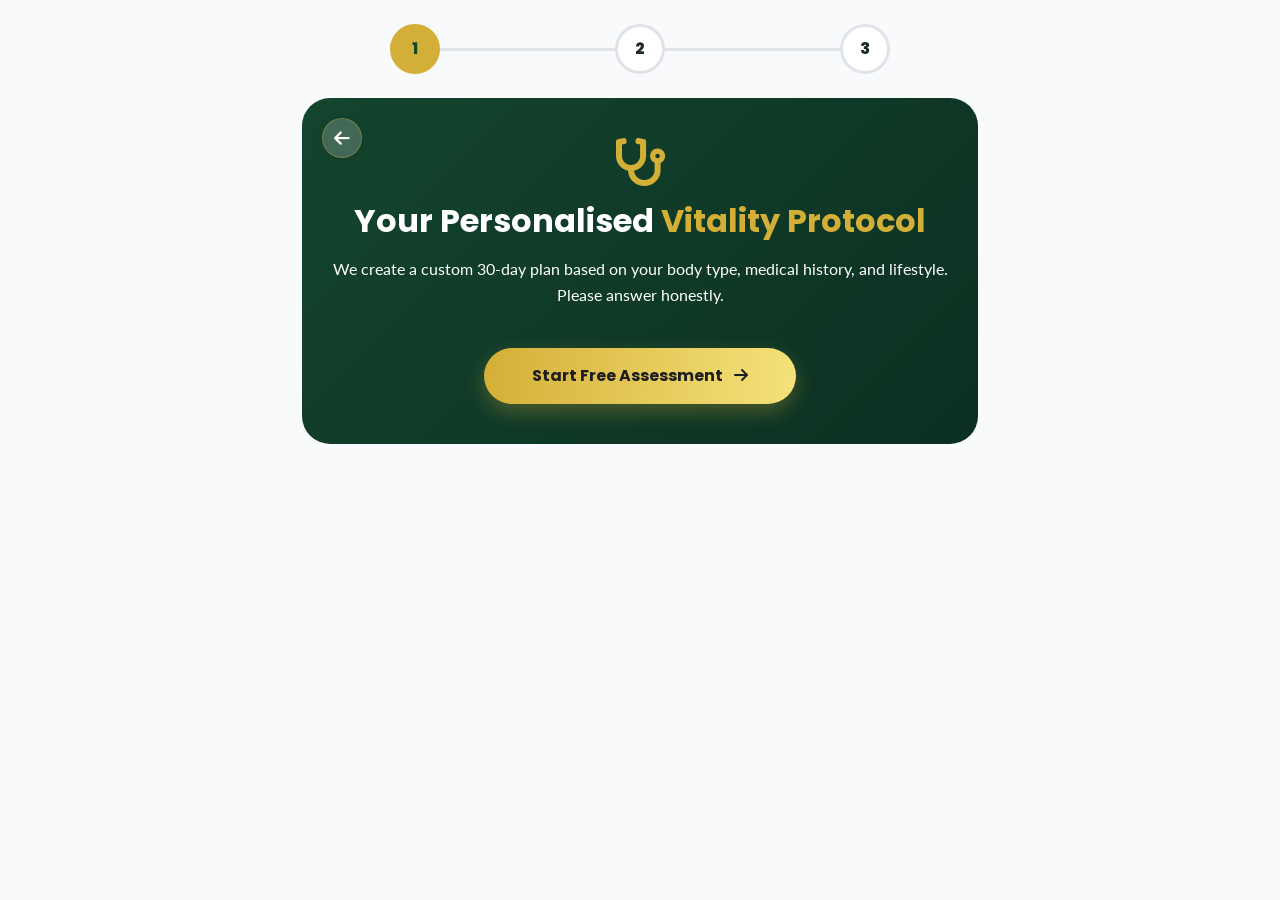
<file: balwaan-custom-protocol.html>
<!DOCTYPE html>
<html lang="en">
<head>
    <meta charset="UTF-8">
    <meta name="viewport" content="width=device-width, initial-scale=1.0, user-scalable=yes">
    <title>Custom Protocol – Balwaan Vitality Program</title>
    
    <link rel="icon" type="image/png" href="/favicon-96x96.png" sizes="96x96" />
    <link rel="shortcut icon" href="/favicon.ico" />
    <link rel="apple-touch-icon" sizes="180x180" href="/apple-touch-icon.png" />
    <link rel="manifest" href="/site.webmanifest" />
    
    <link href="https://fonts.googleapis.com/css2?family=Poppins:wght@400;600;700;800;900&family=Lato:wght@400;700&display=swap" rel="stylesheet">
    <link href="https://cdn.jsdelivr.net/npm/bootstrap@5.3.0/dist/css/bootstrap.min.css" rel="stylesheet">
    <link rel="stylesheet" href="https://cdnjs.cloudflare.com/ajax/libs/font-awesome/6.0.0/css/all.min.css">
    
    <script>
    !function(f,b,e,v,n,t,s)
    {if(f.fbq)return;n=f.fbq=function(){n.callMethod?
    n.callMethod.apply(n,arguments):n.queue.push(arguments)};
    if(!f._fbq)f._fbq=n;n.push=n;n.loaded=!0;n.version='2.0';
    n.queue=[];t=b.createElement(e);t.async=!0;
    t.src=v;s=b.getElementsByTagName(e)[0];
    s.parentNode.insertBefore(t,s)}(window, document,'script',
    'https://connect.facebook.net/en_US/fbevents.js');
    fbq('init', '916924051189893');
    fbq('track', 'PageView');
    </script>

    <style>
        :root { --primary-green: #14452F; --dark-gold: #D4AF37; --light-bg: #f9fafb; }
        body { font-family: 'Lato', sans-serif; background: var(--light-bg); color: #1e2a2e; line-height: 1.6; }
        h1, h2, h3, h4, .btn, .step, .q-number { font-family: 'Poppins', sans-serif; font-weight: 700; }
        .gold-text { color: var(--dark-gold); }
        
        .back-button {
            position: absolute;
            top: 20px;
            left: 20px;
            background: rgba(255,255,255,0.2);
            backdrop-filter: blur(4px);
            border: 1px solid rgba(212,175,55,0.3);
            border-radius: 50%;
            width: 40px;
            height: 40px;
            display: flex;
            align-items: center;
            justify-content: center;
            cursor: pointer;
            transition: 0.2s;
            z-index: 100;
            color: white;
            font-size: 18px;
            text-decoration: none;
            box-shadow: 0 2px 8px rgba(0,0,0,0.1);
        }
        .back-button:hover {
            background: rgba(212,175,55,0.8);
            transform: scale(1.05);
            border-color: #D4AF37;
            color: #14452F;
        }
        .step-container { position: relative; }
        .step-progress { display: flex; justify-content: space-between; max-width: 500px; margin: 0 auto 30px; position: relative; }
        .step-progress::before { content: ''; position: absolute; top: 24px; left: 0; width: 100%; height: 3px; background: #e0e4e8; z-index: 0; }
        .step { background: white; border-radius: 50%; width: 50px; height: 50px; display: flex; align-items: center; justify-content: center; font-weight: 800; border: 3px solid #e0e4e8; position: relative; z-index: 1; transition: 0.3s; }
        .step.active { border-color: var(--dark-gold); background: var(--dark-gold); color: var(--primary-green); }
        .step.completed { border-color: var(--primary-green); background: var(--primary-green); color: white; }
        
        .journey-card { background: white; border-radius: 28px; padding: 30px 25px; box-shadow: 0 20px 35px -12px rgba(0,0,0,0.1); margin-bottom: 30px; border: 1px solid rgba(212,175,55,0.2); }
        .hero-info { background: linear-gradient(135deg, var(--primary-green) 0%, #0b2f21 100%); color: white; border-radius: 28px; padding: 40px 30px; text-align: center; margin-bottom: 30px; }
        .btn-gold { background: linear-gradient(95deg, #D4AF37, #f5e27a); color: #1e1e1e; font-weight: 800; border: none; padding: 14px 28px; border-radius: 60px; box-shadow: 0 8px 20px rgba(212,175,55,0.3); }
        
        .option-label, .checkbox-label { display: block; padding: 12px 15px; border: 2px solid #e2e8f0; border-radius: 16px; cursor: pointer; transition: 0.2s; background: #fff; margin-bottom: 12px; font-weight: 500; }
        .form-check-input, input[type="checkbox"] { display: none; }
        .form-check-input:checked + .option-label, input[type="checkbox"]:checked + .checkbox-label { border-color: var(--primary-green); background: #eef5f1; }
        
        .quiz-card { background: white; border-radius: 24px; padding: 20px; margin-bottom: 20px; border: 1px solid #edf2f7; }
        .q-number { font-weight: 900; color: var(--primary-green); margin-right: 8px; }
        
        #loaderScreen, #resultScreen { display: none; text-align: center; padding: 40px 15px; }
        .offer-box { background: linear-gradient(135deg, #14452F 0%, #0a2418 100%); color: white; padding: 30px; border-radius: 28px; border: 1px solid var(--dark-gold); text-align: center; }
        .btn-action { background: #D4AF37; color: #14452F; font-weight: 800; padding: 16px; border-radius: 60px; font-size: 1.1rem; width: 100%; border: none; transition: 0.3s; margin-top: 20px; }
        .bot-trap { display: none; }
    </style>
</head>
<body>

<div class="container py-4" style="max-width: 700px; position: relative;">
    <div class="step-progress mb-4">
        <div class="step" id="step1Icon">1</div>
        <div class="step" id="step2Icon">2</div>
        <div class="step" id="step3Icon">3</div>
    </div>

    <!-- STEP 1: INTRO -->
    <div id="step1Container" class="step-container">
        <a href="javascript:history.back()" class="back-button"><i class="fas fa-arrow-left"></i></a>
        <div class="hero-info">
            <i class="fas fa-stethoscope fa-3x mb-3 gold-text"></i>
            <h2 class="fw-bold">Your Personalised <span class="gold-text">Vitality Protocol</span></h2>
            <p class="mt-3">We create a custom 30‑day plan based on your body type, medical history, and lifestyle. Please answer honestly.</p>
            <button class="btn btn-gold mt-4 px-5 py-3 fw-bold" id="startAssessmentBtn">Start Free Assessment <i class="fas fa-arrow-right ms-2"></i></button>
        </div>
    </div>

    <!-- STEP 2: CLINICAL FORM -->
    <div id="step2Container" class="step-container" style="display: none;">
        <div class="back-button" onclick="showStep(1)"><i class="fas fa-arrow-left"></i></div>
        <div class="journey-card">
            <h4 class="text-center mb-4 fw-bold">Clinical Checkup <span class="gold-text">Form</span></h4>
            <form id="clinicalQuizForm">
                <input type="text" id="spam_trap" class="bot-trap">
                
                <!-- Basic Info -->
                <div class="quiz-card">
                    <div class="mb-3"><label class="fw-bold">Your Full Name *</label><input type="text" class="form-control" id="userName" required></div>
                    <div class="mb-3"><label class="fw-bold">WhatsApp Number (10 digits) *</label><input type="tel" class="form-control" id="userMobile" maxlength="10" required></div>
                </div>

                <!-- Age Group -->
                <div class="quiz-card">
                    <div class="fw-bold mb-3"><span class="q-number">1.</span> Your Age Group</div>
                    <div class="row g-2">
                        <div class="col-6"><label><input type="radio" name="age" value="18-25" class="form-check-input" required><div class="option-label text-center">18-25</div></label></div>
                        <div class="col-6"><label><input type="radio" name="age" value="26-35" class="form-check-input"><div class="option-label text-center">26-35</div></label></div>
                        <div class="col-6"><label><input type="radio" name="age" value="36-45" class="form-check-input"><div class="option-label text-center">36-45</div></label></div>
                        <div class="col-6"><label><input type="radio" name="age" value="45+" class="form-check-input"><div class="option-label text-center">45+</div></label></div>
                    </div>
                </div>

                <!-- Marital Status -->
                <div class="quiz-card">
                    <div class="fw-bold mb-3"><span class="q-number">2.</span> Marital Status</div>
                    <div class="row g-2">
                        <div class="col-6"><label><input type="radio" name="marital" value="Single" class="form-check-input" required><div class="option-label text-center">Single</div></label></div>
                        <div class="col-6"><label><input type="radio" name="marital" value="Married" class="form-check-input"><div class="option-label text-center">Married</div></label></div>
                    </div>
                    <div id="marriageYearsDiv" style="display:none; margin-top:15px;">
                        <label class="fw-bold">If married, how many years? *</label>
                        <select class="form-select" id="marriageYears">
                            <option value="">Select</option>
                            <option value="<1">Less than 1 year</option>
                            <option value="1-3">1-3 years</option>
                            <option value="4-6">4-6 years</option>
                            <option value="7-10">7-10 years</option>
                            <option value="10+">10+ years</option>
                        </select>
                    </div>
                </div>

                <!-- Medical Conditions -->
                <div class="quiz-card">
                    <div class="fw-bold mb-3"><span class="q-number">3.</span> Do you have any of these medical conditions?</div>
                    <label><input type="checkbox" name="medical" value="BP" class="med-checkbox"><div class="checkbox-label">High / Low BP</div></label>
                    <label><input type="checkbox" name="medical" value="Diabetes" class="med-checkbox"><div class="checkbox-label">Diabetes</div></label>
                    <label><input type="checkbox" name="medical" value="Thyroid" class="med-checkbox"><div class="checkbox-label">Thyroid</div></label>
                    <label><input type="checkbox" name="medical" value="None" class="med-checkbox"><div class="checkbox-label">None of the above</div></label>
                </div>

                <!-- Main Concerns (Max 3, auto-unselect oldest) -->
                <div class="quiz-card">
                    <div class="fw-bold mb-3"><span class="q-number">4.</span> Main health problems? <span style="font-size:0.9rem;">(Select max 3)</span></div>
                    <label><input type="checkbox" name="concern" value="Premature Ejaculation" class="concern-checkbox"><div class="checkbox-label">Premature Ejaculation</div></label>
                    <label><input type="checkbox" name="concern" value="Low Sperm Count" class="concern-checkbox"><div class="checkbox-label">Low Sperm Count</div></label>
                    <label><input type="checkbox" name="concern" value="Erectile Dysfunction" class="concern-checkbox"><div class="checkbox-label">Erectile Dysfunction (ED)</div></label>
                    <label><input type="checkbox" name="concern" value="Poor Timing" class="concern-checkbox"><div class="checkbox-label">Poor Timing / Control</div></label>
                    <label><input type="checkbox" name="concern" value="Low Stamina" class="concern-checkbox"><div class="checkbox-label">Low Stamina / Fatigue</div></label>
                    <label><input type="checkbox" name="concern" value="Low Testosterone" class="concern-checkbox"><div class="checkbox-label">Low Testosterone Symptoms</div></label>
                    <label><input type="checkbox" name="concern" value="Low Confidence" class="concern-checkbox"><div class="checkbox-label">Low Confidence</div></label>
                    <label><input type="checkbox" name="concern" value="Mood Issues" class="concern-checkbox"><div class="checkbox-label">Mood Issues</div></label>
                    <label><input type="checkbox" name="concern" value="Other" class="concern-checkbox"><div class="checkbox-label">Other</div></label>
                </div>

                <!-- Goals (Max 2, optional, auto-unselect oldest) -->
                <div class="quiz-card">
                    <div class="fw-bold mb-3"><span class="q-number">5.</span> Your Goals? <span style="font-size:0.9rem;">(Optional, max 2)</span></div>
                    <label><input type="checkbox" name="goal" value="More Energy" class="goal-checkbox"><div class="checkbox-label">More Energy</div></label>
                    <label><input type="checkbox" name="goal" value="Better Stamina" class="goal-checkbox"><div class="checkbox-label">Better Stamina</div></label>
                    <label><input type="checkbox" name="goal" value="Better Sleep" class="goal-checkbox"><div class="checkbox-label">Better Sleep</div></label>
                    <label><input type="checkbox" name="goal" value="Better Focus" class="goal-checkbox"><div class="checkbox-label">Better Focus</div></label>
                    <label><input type="checkbox" name="goal" value="Improve Confidence" class="goal-checkbox"><div class="checkbox-label">Improve Confidence</div></label>
                    <label><input type="checkbox" name="goal" value="Improve Sexual Health" class="goal-checkbox"><div class="checkbox-label">Improve Sexual Health</div></label>
                </div>

                <button type="submit" class="btn btn-gold w-100 py-3 mt-2">Submit Profile <i class="fas fa-file-medical ms-2"></i></button>
            </form>
        </div>
    </div>

    <!-- LOADER -->
    <div id="loaderScreen" class="step-container">
        <div class="spinner-border mb-4" style="color: var(--dark-gold); width: 3rem; height: 3rem;"></div>
        <h3 style="color: var(--primary-green);">Analyzing Your Profile...</h3>
        <p class="text-muted">Preparing your custom protocol.</p>
    </div>

    <!-- RESULT SCREEN -->
    <div id="resultScreen" class="step-container">
        <div class="text-center mb-3">
            <i class="fas fa-check-circle fa-3x text-success"></i>
            <h2 class="fw-bold mt-2" style="color: var(--primary-green);">Protocol Ready, <span id="userNameDisplay">Friend</span>!</h2>
        </div>
        <div id="resultDetails" class="mb-4" style="background:#f4f7fc; border-radius: 20px; padding: 20px;"></div>
        <div class="offer-box">
            <h4 style="color: var(--dark-gold); font-weight: 800;">Custom Vitality Course</h4>
            <h2 class="display-5 fw-bold text-white mt-3">₹1599</h2>
            <p class="small" style="color: #f5e27a;">FREE SHIPPING | COD & PREPAID AVAILABLE</p>
            <button id="orderNowBtn" class="btn-action">Proceed to Checkout <i class="fas fa-arrow-right ms-2"></i></button>
        </div>
    </div>
</div>

<script>
    // ========== BACK BUTTON HANDLERS ==========
    function showStep(step) {
        document.querySelectorAll('[id$="Container"], [id$="Screen"]').forEach(el => el.style.display = 'none');
        if (step === 1) document.getElementById('step1Container').style.display = 'block';
        if (step === 2) document.getElementById('step2Container').style.display = 'block';
        if (step === 3) document.getElementById('loaderScreen').style.display = 'block';
        if (step === 4) document.getElementById('resultScreen').style.display = 'block';
        
        for (let i = 1; i <= 3; i++) {
            const el = document.getElementById(`step${i}Icon`);
            el.classList.remove('active', 'completed');
            if (step > i) el.classList.add('completed');
            else if (step === i || (step === 4 && i === 3)) el.classList.add('active');
        }
    }

    document.getElementById('startAssessmentBtn').onclick = () => showStep(2);

    // ========== MARITAL STATUS TOGGLE ==========
    document.querySelectorAll('input[name="marital"]').forEach(radio => {
        radio.addEventListener('change', () => {
            document.getElementById('marriageYearsDiv').style.display = (radio.value === 'Married') ? 'block' : 'none';
        });
    });

    // ========== CONCERNS: MAX 3, AUTO-UNSELECT OLDEST ==========
    const concernCheckboxes = document.querySelectorAll('input[name="concern"]');
    concernCheckboxes.forEach(cb => {
        cb.addEventListener('change', function() {
            const checked = Array.from(concernCheckboxes).filter(c => c.checked);
            if (checked.length > 3) {
                // Uncheck the earliest selected one
                const oldest = checked[0];
                oldest.checked = false;
            }
        });
    });

    // ========== GOALS: MAX 2, AUTO-UNSELECT OLDEST ==========
    const goalCheckboxes = document.querySelectorAll('input[name="goal"]');
    goalCheckboxes.forEach(cb => {
        cb.addEventListener('change', function() {
            const checked = Array.from(goalCheckboxes).filter(c => c.checked);
            if (checked.length > 2) {
                const oldest = checked[0];
                oldest.checked = false;
            }
        });
    });

    // ========== FORM SUBMISSION ==========
    const QUIZ_API_URL = 'https://api.sheetbest.com/sheets/de488537-259d-44b5-8eb9-e96509ee74fe';

    document.getElementById('clinicalQuizForm').onsubmit = function(e) {
        e.preventDefault();
        
        const name = document.getElementById('userName').value.trim();
        const mobile = document.getElementById('userMobile').value.trim();
        const age = document.querySelector('input[name="age"]:checked')?.value || '';
        const marital = document.querySelector('input[name="marital"]:checked')?.value || '';
        const marriageYears = (marital === 'Married') ? document.getElementById('marriageYears').value : '';
        const medical = Array.from(document.querySelectorAll('input[name="medical"]:checked')).map(cb => cb.value);
        const concerns = Array.from(concernCheckboxes).filter(cb => cb.checked).map(cb => cb.value);
        const goals = Array.from(goalCheckboxes).filter(cb => cb.checked).map(cb => cb.value);

        // Validation
        if (!name || !mobile || !age || !marital) {
            alert('Please fill all required fields.');
            return;
        }
        if (!/^\d{10}$/.test(mobile)) {
            alert('Please enter a valid 10-digit mobile number.');
            return;
        }
        if (concerns.length === 0) {
            alert('Please select at least one main concern.');
            return;
        }
        if (medical.length === 0) {
            alert('Please select at least one medical condition option.');
            return;
        }
        if (marital === 'Married' && !marriageYears) {
            alert('Please select how many years you have been married.');
            return;
        }

        // Save to sessionStorage for checkout page auto-fill
        const quizData = { name, mobile, age, marital, marriageYears, medical, concerns, goals };
        sessionStorage.setItem('quizData', JSON.stringify(quizData));
        sessionStorage.setItem('checkout_userData', JSON.stringify({ name, mobile }));

        showStep(3);

        // Send to Sheet.best
        fetch(QUIZ_API_URL, {
            method: 'POST',
            mode: 'cors',
            headers: { 'Content-Type': 'application/json' },
            body: JSON.stringify([{
                Timestamp: new Date().toISOString(),
                Name: name,
                Mobile: mobile,
                Age: age,
                Marital: marital,
                "Marriage Years": marriageYears,
                "Medical Conditions": medical.join(', '),
                "Main Concerns": concerns.join(', '),
                Goals: goals.join(', ')
            }])
        })
        .then(response => response.json())
        .then(data => {
            console.log('✅ Quiz saved:', data);
            if (typeof fbq === 'function') fbq('track', 'Lead');
            document.getElementById('userNameDisplay').innerText = name;
            let concernsList = concerns.map(c => `<li>✔ ${c}</li>`).join('');
            let goalsHtml = goals.length ? `<h5 style="color:#14452F; font-weight:800; margin-top:15px;">Your Goals:</h5><ul>${goals.map(g => `<li>⭐ ${g}</li>`).join('')}</ul>` : '';
            document.getElementById('resultDetails').innerHTML = `
                <h5 style="color:#14452F; font-weight:800;">Your Custom Plan Includes:</h5>
                <ul>${concernsList}</ul>
                ${goalsHtml}
                <p class="mt-3 small text-muted">Based on your age, health status, and personal needs, our experts will create a 30‑day tailored vitality protocol.</p>
            `;
            setTimeout(() => showStep(4), 2000);
        })
        .catch(error => {
            console.error('❌ Quiz save error:', error);
            // Still show result even if API fails
            document.getElementById('userNameDisplay').innerText = name;
            let concernsList = concerns.map(c => `<li>✔ ${c}</li>`).join('');
            document.getElementById('resultDetails').innerHTML = `
                <h5 style="color:#14452F; font-weight:800;">Your Custom Plan Includes:</h5>
                <ul>${concernsList}</ul>
                <p class="mt-3 small text-muted">Based on your answers, our experts will create your protocol.</p>
            `;
            setTimeout(() => showStep(4), 2000);
        });
    };

    document.getElementById('orderNowBtn').onclick = () => {
        window.location.href = 'checkout-custom.html';
    };

    showStep(1);
</script>
</body>
</html>
</file>
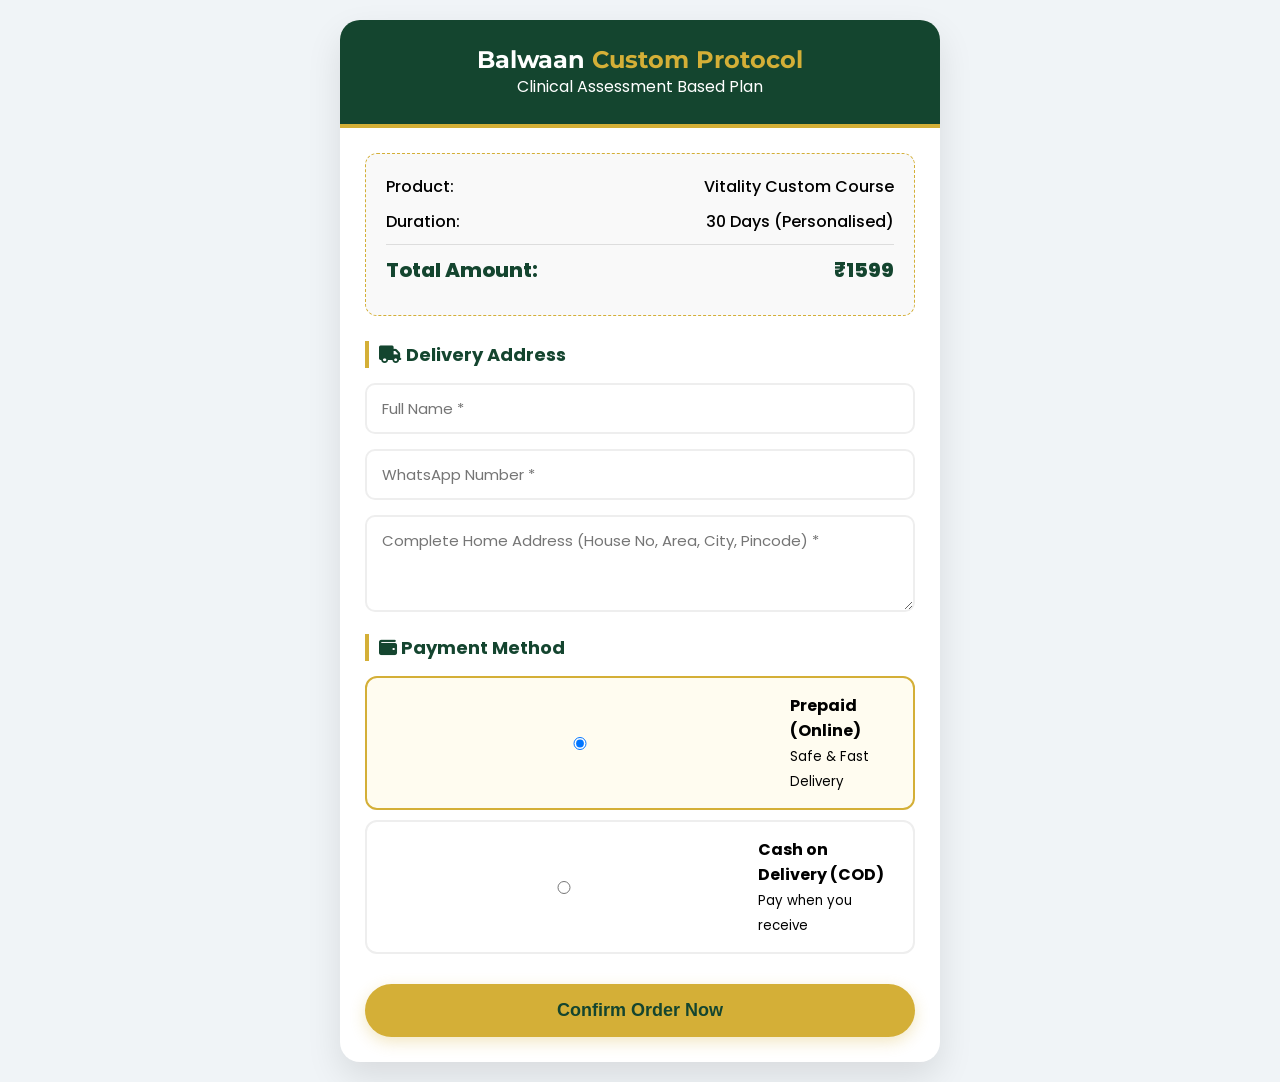
<file: checkout-custom.html>
<!DOCTYPE html>
<html lang="en">
<head>
    <meta charset="UTF-8">
    <meta name="viewport" content="width=device-width, initial-scale=1.0">
    <title>Balwaan Ayurveda - Custom Protocol Checkout</title>
    
    <link rel="icon" type="image/png" sizes="96x96" href="/favicon-96x96.png">
    <link rel="shortcut icon" href="/favicon.ico">
    
    <script>
        !function(f,b,e,v,n,t,s)
        {if(f.fbq)return;n=f.fbq=function(){n.callMethod?
        n.callMethod.apply(n,arguments):n.queue.push(arguments)};
        if(!f._fbq)f._fbq=n;n.push=n;n.loaded=!0;n.version='2.0';
        n.queue=[];t=b.createElement(e);t.async=!0;
        t.src=v;s=b.getElementsByTagName(e)[0];
        s.parentNode.insertBefore(t,s)}(window, document,'script',
        'https://connect.facebook.net/en_US/fbevents.js');
        fbq('init', '916924051189893');
        fbq('track', 'PageView');
    </script>
    
    <link rel="stylesheet" href="https://cdnjs.cloudflare.com/ajax/libs/font-awesome/6.0.0/css/all.min.css">
    <link href="https://fonts.googleapis.com/css2?family=Montserrat:wght@700;800&family=Poppins:wght@400;600&display=swap" rel="stylesheet">

    <style>
        * { margin: 0; padding: 0; box-sizing: border-box; }
        body { font-family: 'Poppins', sans-serif; background: #f0f4f7; padding: 20px; }
        .checkout-container { max-width: 600px; width: 100%; background: white; border-radius: 20px; margin: 0 auto; box-shadow: 0 15px 35px rgba(0,0,0,0.1); overflow: hidden; }
        .header { background: #14452F; color: white; padding: 25px; text-align: center; border-bottom: 4px solid #D4AF37; }
        .header h1 { font-family: 'Montserrat', sans-serif; font-size: 24px; }
        .header span { color: #D4AF37; }
        .content { padding: 25px; }
        .order-summary { background: #f9f9f9; border-radius: 12px; padding: 20px; margin-bottom: 25px; border: 1px dashed #D4AF37; }
        .summary-row { display: flex; justify-content: space-between; margin-bottom: 10px; font-weight: 500; }
        .total-row { border-top: 1px solid #ddd; padding-top: 10px; font-size: 20px; font-weight: 800; color: #14452F; }
        h3 { color: #14452F; margin-bottom: 15px; font-size: 18px; border-left: 4px solid #D4AF37; padding-left: 10px; }
        .form-group { margin-bottom: 15px; }
        input, textarea { width: 100%; padding: 12px 15px; border: 2px solid #eee; border-radius: 10px; font-family: inherit; font-size: 15px; }
        input:focus { border-color: #D4AF37; outline: none; }
        .payment-option { border: 2px solid #eee; border-radius: 12px; padding: 15px; display: flex; align-items: center; gap: 12px; cursor: pointer; margin-bottom: 10px; transition: 0.2s; }
        .payment-option.selected { border-color: #D4AF37; background: #fffcf0; }
        .order-btn { width: 100%; padding: 16px; background: #D4AF37; color: #14452F; border: none; border-radius: 50px; font-size: 18px; font-weight: 700; cursor: pointer; margin-top: 20px; box-shadow: 0 5px 15px rgba(212,175,55,0.3); }
        .modal { display: none; position: fixed; top:0; left:0; width:100%; height:100%; background:rgba(0,0,0,0.8); z-index:1000; align-items:center; justify-content:center; }
        .modal.active { display: flex; }
        .modal-content { background:white; padding:30px; border-radius:20px; text-align:center; max-width:400px; width:90%; }
        .qr-img { width: 200px; height: 200px; margin: 15px auto; display: block; border: 1px solid #ddd; padding: 5px; }
    </style>
</head>
<body>

    <div class="checkout-container">
        <div class="header">
            <h1>Balwaan <span>Custom Protocol</span></h1>
            <p>Clinical Assessment Based Plan</p>
        </div>

        <div class="content">
            <div class="order-summary">
                <div class="summary-row"><span>Product:</span> <span>Vitality Custom Course</span></div>
                <div class="summary-row"><span>Duration:</span> <span>30 Days (Personalised)</span></div>
                <div class="summary-row total-row"><span>Total Amount:</span> <span>₹1599</span></div>
            </div>

            <form id="customCheckoutForm">
                <h3><i class="fas fa-truck me-2"></i> Delivery Address</h3>
                <div class="form-group"><input type="text" id="custName" placeholder="Full Name *" required></div>
                <div class="form-group"><input type="tel" id="custMobile" placeholder="WhatsApp Number *" pattern="[0-9]{10}" required></div>
                <div class="form-group"><textarea id="custAddress" rows="3" placeholder="Complete Home Address (House No, Area, City, Pincode) *" required></textarea></div>

                <h3><i class="fas fa-wallet me-2"></i> Payment Method</h3>
                <div class="payment-option selected" onclick="selectPay('Prepaid')">
                    <input type="radio" name="payMethod" value="Prepaid" checked> 
                    <div><b>Prepaid (Online)</b><br><small>Safe & Fast Delivery</small></div>
                </div>
                <div class="payment-option" onclick="selectPay('Cash on Delivery')">
                    <input type="radio" name="payMethod" value="Cash on Delivery"> 
                    <div><b>Cash on Delivery (COD)</b><br><small>Pay when you receive</small></div>
                </div>

                <button type="submit" class="order-btn">Confirm Order Now</button>
            </form>
        </div>
    </div>

    <div id="payModal" class="modal">
        <div class="modal-content">
            <h3 style="border:none">Complete Payment</h3>
            <div id="qrPlace"></div>
            <p class="small text-muted">Scan QR or use UPI to pay ₹1599</p>
            <button onclick="finalSubmit('Prepaid')" class="order-btn" style="background:#25D366; color:white">I Have Paid ✅</button>
            <button onclick="closeModal()" style="background:none; border:none; margin-top:10px; color:red; cursor:pointer">Cancel</button>
        </div>
    </div>

    <script>
        // ========== ORDER API URL (UPDATED) ==========
        const ORDER_API_URL = 'https://api.sheetbest.com/sheets/7a70aa1c-c444-4e12-b278-f846bebc1725';

        async function submitOrderToSheet(orderData) {
            try {
                const response = await fetch(ORDER_API_URL, {
                    method: 'POST',
                    mode: 'cors',
                    headers: { 'Content-Type': 'application/json' },
                    body: JSON.stringify([{
                        Timestamp: new Date().toISOString(),
                        "Order ID": orderData.orderId,
                        "Name": orderData.name,
                        "Mobile": orderData.mobile,
                        "Address": orderData.address,
                        "Product": orderData.product,
                        "Amount": orderData.amount,
                        "Payment Method": orderData.paymentMethod,
                        "E-Book": orderData.ebook
                    }])
                });
                const result = await response.json();
                console.log('✅ Custom order saved via Sheet.best:', result);
                return true;
            } catch (error) {
                console.error('❌ Custom order save failed:', error);
                return false;
            }
        }

        // ========== AUTO-FILL FROM SESSION STORAGE ==========
        window.onload = function() {
            const quizData = JSON.parse(sessionStorage.getItem('checkout_userData') || '{}');
            if (quizData.name) document.getElementById('custName').value = quizData.name;
            if (quizData.mobile) document.getElementById('custMobile').value = quizData.mobile;
        };

        function selectPay(method) {
            document.querySelectorAll('.payment-option').forEach(opt => opt.classList.remove('selected'));
            event.currentTarget.classList.add('selected');
            event.currentTarget.querySelector('input').checked = true;
        }

        function closeModal() { document.getElementById('payModal').classList.remove('active'); }

        let currentPaymentOrder = null;

        document.getElementById('customCheckoutForm').onsubmit = async function(e) {
            e.preventDefault();
            const method = document.querySelector('input[name="payMethod"]:checked').value;
            const name = document.getElementById('custName').value.trim();
            const mobile = document.getElementById('custMobile').value.trim();
            const address = document.getElementById('custAddress').value.trim();
            if (!name || !mobile || !address) { alert('Please fill all details'); return; }
            if (!/^\d{10}$/.test(mobile)) { alert('Enter 10-digit mobile number'); return; }
            const orderId = 'BWG-C' + Date.now().toString().slice(-6);
            const product = "Vitality Custom Protocol";
            const amount = 1599;

            // Submit to Google Sheet
            await submitOrderToSheet({
                timestamp: new Date().toISOString(),
                orderId: orderId,
                name: name,
                mobile: mobile,
                address: address,
                product: product,
                amount: amount,
                paymentMethod: method,
                ebook: 'No'
            });

            // Local storage for admin panel
            let orders = JSON.parse(localStorage.getItem('balwaanOrders') || '[]');
            orders.push({ orderId, name, mobile, product: product, amount: amount, paymentMethod: method, timestamp: Date.now() });
            localStorage.setItem('balwaanOrders', JSON.stringify(orders));

            // Facebook Pixel Purchase Event
            if (typeof fbq === 'function') fbq('track', 'Purchase', { value: amount, currency: 'INR' });

            if (method === 'Prepaid') {
                currentPaymentOrder = { orderId, name, amount };
                const UPI_ID = "9808669522@ybl";
                const upi = `upi://pay?pa=${UPI_ID}&pn=BalwaanGold&am=1599&cu=INR&tn=${orderId}`;
                document.getElementById('qrPlace').innerHTML = `<img src="https://api.qrserver.com/v1/create-qr-code/?size=200x200&data=${encodeURIComponent(upi)}" class="qr-img">`;
                document.getElementById('payModal').classList.add('active');
            } else {
                // COD: redirect to WhatsApp with order details
                const msg = encodeURIComponent(`Hi Balwaan Team, maine Custom Protocol order kiya hai.\nOrder ID: ${orderId}\nName: ${name}\nPayment: COD`);
                window.location.href = `https://wa.me/919557133307?text=${msg}`;
            }
        };

        function finalSubmit(method) {
            if (currentPaymentOrder) {
                closeModal();
                const msg = encodeURIComponent(`Hi Balwaan Team, maine Custom Protocol order kiya hai.\nOrder ID: ${currentPaymentOrder.orderId}\nName: ${currentPaymentOrder.name}\nPayment: Prepaid`);
                window.location.href = `https://wa.me/919557133307?text=${msg}`;
            }
        }
    </script>
</body>
</html>
</file>
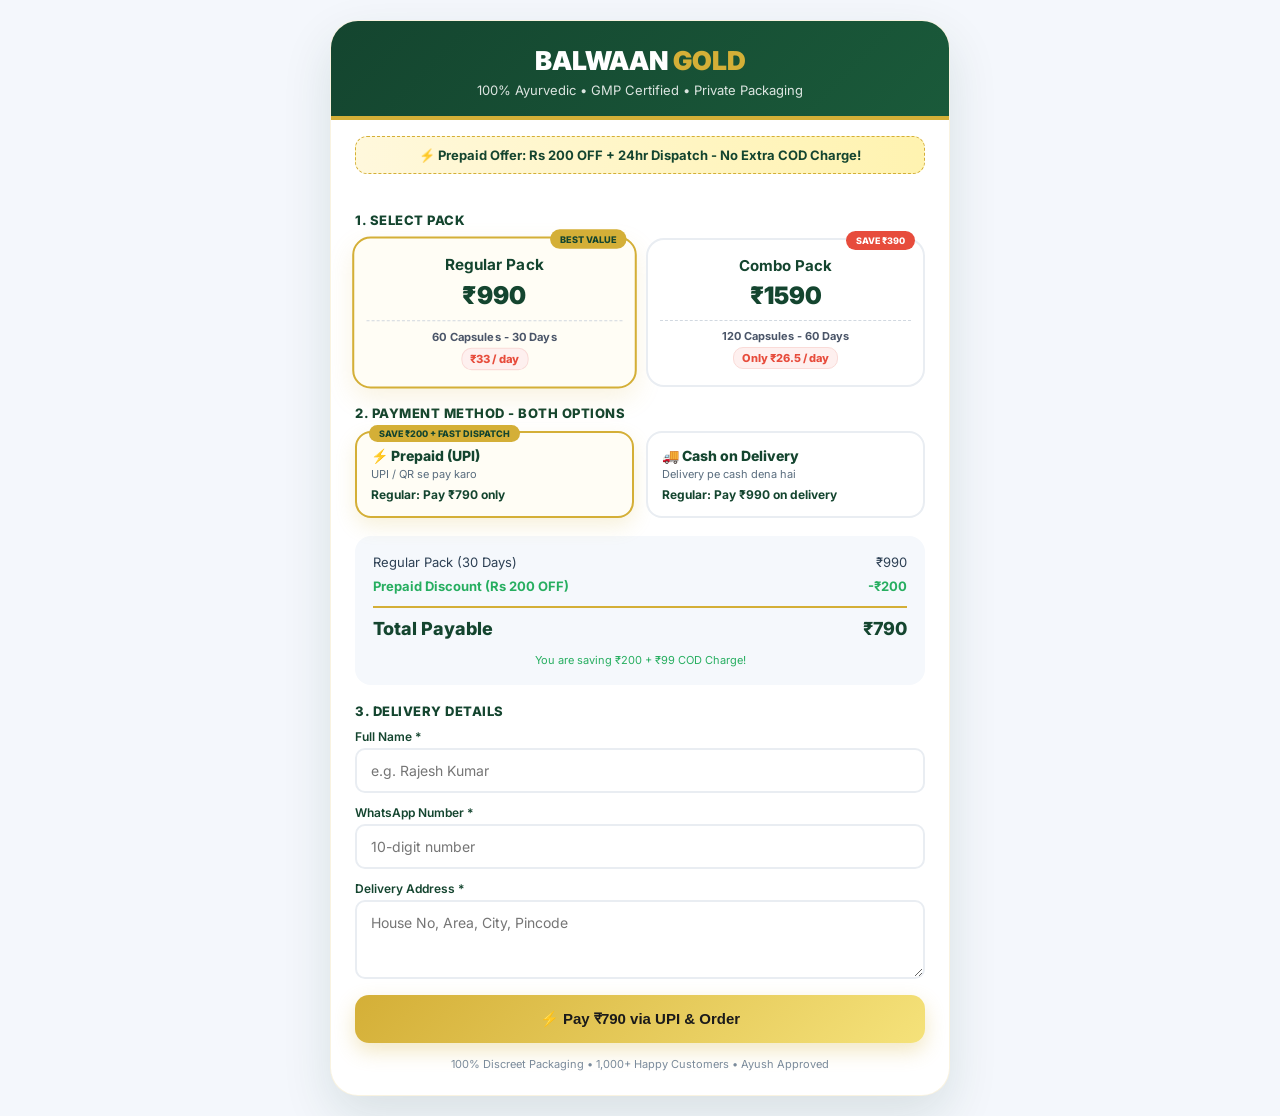
<file: checkout.html>
<!DOCTYPE html>
<html lang="hi">
<head>
<meta charset="UTF-8"><meta name="viewport" content="width=device-width, initial-scale=1.0">
<title>Checkout – Balwaan Gold | Secure Payment</title>
<link href="https://fonts.googleapis.com/css2?family=Inter:wght@400;600;700;800;900&display=swap" rel="stylesheet">
<link rel="stylesheet" href="https://cdnjs.cloudflare.com/ajax/libs/font-awesome/6.0.0/css/all.min.css">
<script>!function(f,b,e,v,n,t,s){if(f.fbq)return;n=f.fbq=function(){n.callMethod?n.callMethod.apply(n,arguments):n.queue.push(arguments)};if(!f._fbq)f._fbq=n;n.push=n;n.loaded=!0;n.version='2.0';n.queue=[];t=b.createElement(e);t.async=!0;t.src=v;s=b.getElementsByTagName(e)[0];s.parentNode.insertBefore(t,s)}(window, document,'script','https://connect.facebook.net/en_US/fbevents.js');fbq('init','916924051189893');fbq('track','PageView');</script>
<style>
*{margin:0;padding:0;box-sizing:border-box}body{font-family:'Inter',sans-serif;background:#f4f7fc;min-height:100vh;display:flex;align-items:center;justify-content:center;padding:20px}
.container{max-width:620px;width:100%;background:#fff;border-radius:28px;box-shadow:0 20px 50px rgba(20,69,47,.12);overflow:hidden;border:1px solid rgba(212,175,55,.15)}
.header{background:linear-gradient(135deg,#14452F 0%,#1a5a3a 100%);padding:24px 24px 18px;text-align:center;border-bottom:4px solid #D4AF37}
.header h1{font-size:26px;font-weight:900;color:#fff} .header h1 span{color:#D4AF37} .header p{color:rgba(255,255,255,.85);font-size:13px;margin-top:6px}
.prepaid-top-banner{background:linear-gradient(90deg,#fff8dc,#fff3b0);border:1.5px dashed #D4AF37;padding:10px 14px;border-radius:12px;margin:16px 24px 0;text-align:center;font-size:13px;font-weight:700;color:#14452F}
.body{padding:20px 24px 24px} .section-label{font-size:13px;font-weight:800;color:#14452F;margin:18px 0 10px;letter-spacing:.5px;text-transform:uppercase}
.variant-grid{display:grid;grid-template-columns:1fr 1fr;gap:12px;margin-bottom:6px} @media(max-width:480px){.variant-grid{grid-template-columns:1fr}}
.variant{background:#fff;border:2px solid #e9edf2;border-radius:18px;padding:16px 12px;text-align:center;cursor:pointer;transition:.3s;position:relative}
.variant:hover{border-color:#D4AF37;transform:translateY(-1px)} .variant.active{border-color:#D4AF37;background:#fffdf5;box-shadow:0 10px 25px rgba(212,175,55,.15);transform:scale(1.02)}
.variant .badge{position:absolute;top:-9px;right:8px;font-size:9px;font-weight:800;padding:4px 10px;border-radius:20px;color:#14452F} .badge-best{background:#D4AF37} .badge-saving{background:#e74c3c;color:#fff!important}
.variant h4{font-size:15px;font-weight:700;color:#14452F;margin-bottom:6px} .variant .price{font-size:24px;font-weight:900;color:#14452F}
.variant-info{margin-top:10px;padding-top:8px;border-top:1px dashed #d1d8e0;font-size:11px;color:#4a5568} .per-day-highlight{font-size:11px;font-weight:800;color:#e74c3c;background:#fef0ef;padding:3px 8px;border-radius:10px;display:inline-block;margin-top:4px;border:1px solid #fadbd8}
.payment-grid{display:grid;grid-template-columns:1fr 1fr;gap:12px} @media(max-width:480px){.payment-grid{grid-template-columns:1fr}}
.payment-card{border:2px solid #e9edf2;border-radius:16px;padding:14px;cursor:pointer;background:#fff;transition:.3s;position:relative;text-align:left}
.payment-card:hover{border-color:#14452F} .payment-card.active.prepaid{border-color:#D4AF37;background:#fffdf5;box-shadow:0 8px 20px rgba(212,175,55,.18)} .payment-card.active.cod{border-color:#14452F;background:#f0faf5}
.payment-card .pm-badge{position:absolute;top:-8px;left:12px;font-size:9px;font-weight:800;background:#D4AF37;color:#14452F;padding:3px 10px;border-radius:20px}
.payment-card h4{font-size:14px;font-weight:800;color:#14452F} .payment-card p{font-size:11px;color:#5a6d7e;margin-top:3px} .payment-card .pm-price{font-size:12px;font-weight:700;margin-top:6px;color:#14452F}
.summary{background:#f5f8fc;border-radius:16px;padding:14px 18px;margin:18px 0} .summary .row{display:flex;justify-content:space-between;font-size:13px;padding:4px 0;color:#2d4054} .summary .row.total{border-top:2px solid #D4AF37;margin-top:8px;padding-top:10px;font-size:18px;font-weight:800;color:#14452F} .summary .row.discount{color:#27ae60;font-weight:700}
.form-group{margin-bottom:12px} .form-group label{font-weight:600;font-size:12px;color:#14452F;display:block;margin-bottom:4px}
.form-group input,.form-group textarea{width:100%;padding:12px 14px;border:2px solid #e9edf2;border-radius:10px;font-size:14px;font-family:inherit;transition:.2s;background:#fff}
.form-group input:focus,.form-group textarea:focus{border-color:#D4AF37;outline:none;box-shadow:0 0 0 3px rgba(212,175,55,.15)}
.btn-main{width:100%;padding:15px;border:none;border-radius:14px;font-size:15px;font-weight:800;cursor:pointer;transition:.3s;display:flex;align-items:center;justify-content:center;gap:8px}
.btn-prepaid{background:linear-gradient(135deg,#D4AF37,#f5e27a);color:#1a1a1a;box-shadow:0 8px 20px rgba(212,175,55,.3)} .btn-cod{background:#14452F;color:#fff}
.footer-note{text-align:center;margin-top:14px;font-size:11px;color:#7a8a9a}
.modal-overlay{position:fixed;inset:0;background:rgba(0,0,0,.75);display:none;align-items:center;justify-content:center;z-index:9999;padding:16px} .modal-overlay.active{display:flex}
.qr-modal{background:#fff;border-radius:20px;max-width:380px;width:100%;padding:20px;text-align:center;max-height:92vh;overflow-y:auto}
.qr-modal img{width:100%;max-width:280px;border-radius:12px;margin:12px auto;display:block} .qr-amount{background:#fff8dc;border:1.5px dashed #D4AF37;border-radius:12px;padding:10px;margin:10px 0} .qr-amount b{font-size:22px;color:#14452F}
.upi-id-box{background:#f0faf5;border-radius:10px;padding:8px;font-size:12px;font-weight:700;color:#14452F;margin:8px 0;word-break:break-all} .btn-row{display:grid;grid-template-columns:1fr 1fr;gap:10px;margin-top:14px}
</style>
</head>
<body>
<div class="container">
<div class="header"><h1>BALWAAN <span>GOLD</span></h1><p>100% Ayurvedic • GMP Certified • Private Packaging</p></div>
<div class="prepaid-top-banner">⚡ Prepaid Offer: Rs 200 OFF + 24hr Dispatch - No Extra COD Charge!</div>
<div class="body">
<div class="section-label">1. Select Pack</div>
<div class="variant-grid" id="variantGrid">
<div class="variant active" data-price="990" data-name="Regular Pack (30 Days)"><span class="badge badge-best">BEST VALUE</span><h4>Regular Pack</h4><div class="price">₹990</div><div class="variant-info"><b>60 Capsules - 30 Days</b><br><span class="per-day-highlight">₹33 / day</span></div></div>
<div class="variant" data-price="1590" data-name="Combo Pack (60 Days)"><span class="badge badge-saving">SAVE ₹390</span><h4>Combo Pack</h4><div class="price">₹1590</div><div class="variant-info"><b>120 Capsules - 60 Days</b><br><span class="per-day-highlight">Only ₹26.5 / day</span></div></div>
</div>
<div class="section-label">2. Payment Method - Both Options</div>
<div class="payment-grid" id="paymentGrid">
<div class="payment-card prepaid active" data-method="prepaid"><span class="pm-badge">SAVE ₹200 + FAST DISPATCH</span><h4>⚡ Prepaid (UPI)</h4><p>UPI / QR se pay karo</p><div class="pm-price">Regular: Pay ₹790 only</div></div>
<div class="payment-card cod" data-method="cod"><h4>🚚 Cash on Delivery</h4><p>Delivery pe cash dena hai</p><div class="pm-price">Regular: Pay ₹990 on delivery</div></div>
</div>
<div class="summary" id="summary">
<div class="row"><span id="sName">Regular Pack (30 Days)</span><span id="sBase">₹990</span></div>
<div class="row discount" id="discountRow"><span>Prepaid Discount (Rs 200 OFF)</span><span>-₹200</span></div>
<div class="row total"><span>Total Payable</span><span id="sTotal">₹790</span></div>
<div class="row" style="font-size:11px;color:#27ae60;justify-content:center;margin-top:6px" id="savingNote">You are saving ₹200 + ₹99 COD Charge!</div>
</div>
<div class="section-label">3. Delivery Details</div>
<form id="orderForm">
<div class="form-group"><label>Full Name *</label><input type="text" id="fullName" placeholder="e.g. Rajesh Kumar" required></div>
<div class="form-group"><label>WhatsApp Number *</label><input type="tel" id="mobile" placeholder="10-digit number" maxlength="10" required></div>
<div class="form-group"><label>Delivery Address *</label><textarea id="address" rows="3" placeholder="House No, Area, City, Pincode" required></textarea></div>
<button type="submit" class="btn-main btn-prepaid" id="orderBtn">⚡ Pay ₹790 via UPI & Order</button>
</form>
<div class="footer-note">100% Discreet Packaging • 1,000+ Happy Customers • Ayush Approved</div>
</div>
</div>
<div class="modal-overlay" id="qrModal">
<div class="qr-modal">
<h3 style="color:#14452F;font-weight:800">Prepaid Payment - Scan & Pay</h3>
<p style="font-size:12px;color:#5a6d7e;margin-top:4px">Order ID: <b id="modalOrderId">BWG123456</b></p>
<div class="qr-amount"><div style="font-size:12px">Amount to Pay</div><b id="modalAmount">₹790</b><div style="font-size:11px;color:#7a8a9a" id="modalPack">Regular Pack (30 Days)</div></div>
<img src="[data-uri]" alt="UPI QR - Balwaan Ayurveda">
<div class="upi-id-box">UPI ID: 9808669522@axl<br>Name: Balwaan Ayurveda<br><span style="font-size:11px">+91 95571 33307</span></div>
<p style="font-size:11px;color:#5a6d7e;margin:8px 0">UPI App me ye QR scan karo ya <br><a id="upiLink" href="#" style="color:#14452F;font-weight:700">Click to Pay Directly</a></p>
<div style="background:#f4f7fc;border-radius:10px;padding:8px;font-size:11px;text-align:left"><b>Steps:</b><br>1. UPI App kholo<br>2. QR scan karke pay karo<br>3. Screenshot le lo<br>4. I Have Paid pe click karke WhatsApp pe bhejo</div>
<div class="btn-row"><button class="btn-main btn-cod" onclick="closeQrModal()" style="padding:12px;font-size:13px">Cancel</button><button class="btn-main btn-prepaid" onclick="confirmPaid()" style="padding:12px;font-size:13px">I Have Paid ✅</button></div>
</div>
</div>
<script>
var variants=document.querySelectorAll('.variant');var paymentCards=document.querySelectorAll('.payment-card');
var sName=document.getElementById('sName');var sBase=document.getElementById('sBase');var sTotal=document.getElementById('sTotal');
var discountRow=document.getElementById('discountRow');var savingNote=document.getElementById('savingNote');
var basePrice=990;var currentName='Regular Pack (30 Days)';var paymentMethod='prepaid';var currentTotal=790;var lastOrderData=null;
function updateSummary(){
sName.textContent=currentName;sBase.textContent='₹'+basePrice;
if(paymentMethod==='prepaid'){currentTotal=basePrice-200;discountRow.style.display='flex';savingNote.style.display='flex';sTotal.textContent='₹'+currentTotal;document.getElementById('orderBtn').className='btn-main btn-prepaid';document.getElementById('orderBtn').innerHTML='⚡ Pay ₹'+currentTotal+' via UPI & Order';}
else{currentTotal=basePrice;discountRow.style.display='none';savingNote.style.display='none';sTotal.textContent='₹'+currentTotal;document.getElementById('orderBtn').className='btn-main btn-cod';document.getElementById('orderBtn').innerHTML='💬 Order COD - Pay ₹'+currentTotal+' on Delivery';}
}
variants.forEach(function(c){c.addEventListener('click',function(){variants.forEach(function(x){x.classList.remove('active')});this.classList.add('active');currentName=this.dataset.name;basePrice=parseInt(this.dataset.price);updateSummary();});});
paymentCards.forEach(function(c){c.addEventListener('click',function(){paymentCards.forEach(function(x){x.classList.remove('active')});this.classList.add('active');paymentMethod=this.dataset.method;updateSummary();});});
document.getElementById('orderForm').addEventListener('submit',function(e){
e.preventDefault();var name=document.getElementById('fullName').value.trim();var mobile=document.getElementById('mobile').value.trim();var address=document.getElementById('address').value.trim();
if(!name||!mobile||!address){alert('Please fill all details');return;}if(!/^\d{10}$/.test(mobile)){alert('Enter valid 10-digit number');return;}
var orderId='BWG'+Date.now().toString().slice(-6);lastOrderData={orderId:orderId,name:name,mobile:mobile,address:address,product:currentName,basePrice:basePrice,total:currentTotal,paymentMethod:paymentMethod};
var orders=JSON.parse(localStorage.getItem('balwaanOrders')||'[]');orders.push(lastOrderData);localStorage.setItem('balwaanOrders',JSON.stringify(orders));
if(typeof fbq==='function'){fbq('track',paymentMethod==='prepaid'?'InitiateCheckout':'Lead',{content_name:currentName,value:currentTotal,currency:'INR'});}
if(paymentMethod==='cod'){
var msg='Hi Balwaan Team,%0A%0A*Order ID:* '+orderId+'%0A*Name:* '+name+'%0A*Mobile:* '+mobile+'%0A*Product:* '+currentName+'%0A*Amount:* ₹'+currentTotal+'%0A*Payment:* Cash on Delivery%0A*Address:* '+address;
window.location.href='https://wa.me/919557133307?text='+msg;
}else{
document.getElementById('modalOrderId').textContent=orderId;document.getElementById('modalAmount').textContent='₹'+currentTotal;document.getElementById('modalPack').textContent=currentName+' - Prepaid';
var upiLink='upi://pay?pa=9808669522@axl&pn=Balwaan%20Ayurveda&am='+currentTotal+'&cu=INR&tn='+orderId;document.getElementById('upiLink').href=upiLink;
document.getElementById('qrModal').classList.add('active');
}
});
function closeQrModal(){document.getElementById('qrModal').classList.remove('active');}
function confirmPaid(){
if(!lastOrderData)return;var orderId=lastOrderData.orderId;var name=lastOrderData.name;var mobile=lastOrderData.mobile;var address=lastOrderData.address;var product=lastOrderData.product;var total=lastOrderData.total;
var msg='Hi Balwaan Team,%0A%0A*Order ID:* '+orderId+'%0A*Name:* '+name+'%0A*Mobile:* '+mobile+'%0A*Product:* '+product+'%0A*Amount PAID:* ₹'+total+'%0A*Payment:* Prepaid - UPI Paid to 9808669522@axl%0A*Address:* '+address+'%0A%0AI have paid ₹'+total+' via UPI. Screenshot attached.';
if(typeof fbq==='function'){fbq('track','Purchase',{value:total,currency:'INR'});}
window.location.href='https://wa.me/919557133307?text='+msg;
}
updateSummary();
</script>
</body>
</html>
</file>
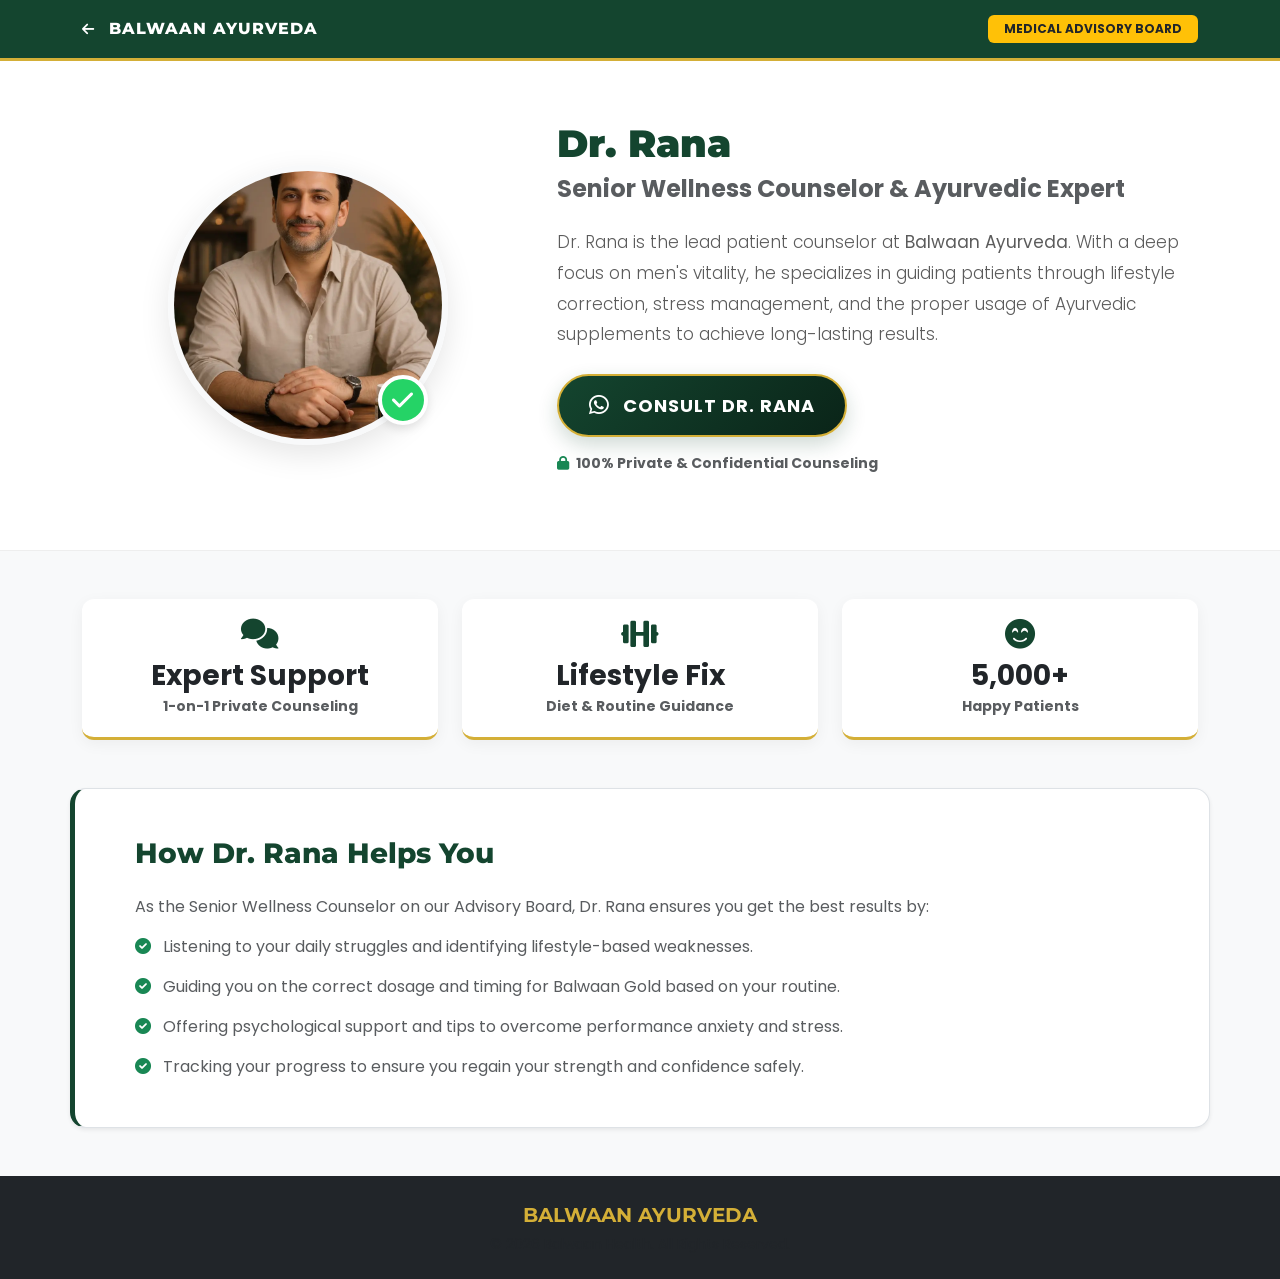
<file: dr-rana.html>
<!DOCTYPE html>
<html lang="en">
<head>
    <meta charset="UTF-8">
    <meta name="viewport" content="width=device-width, initial-scale=1.0">
    <title>Dr. Rana | Senior Wellness Counselor - Balwaan Ayurveda</title>
    <link rel="icon" type="image/png" sizes="96x96" href="/favicon-96x96.png">
    <link rel="icon" type="image/svg+xml" href="/favicon.svg">
    <link rel="shortcut icon" href="/favicon.ico">
    <link rel="apple-touch-icon" sizes="180x180" href="/apple-touch-icon.png">
    <link rel="manifest" href="/site.webmanifest">    
    
    <link href="https://fonts.googleapis.com/css2?family=Montserrat:wght@500;700;800;900&family=Poppins:wght@300;400;600;700&display=swap" rel="stylesheet">
    <link href="https://cdn.jsdelivr.net/npm/bootstrap@5.3.0/dist/css/bootstrap.min.css" rel="stylesheet">
    <link rel="stylesheet" href="https://cdnjs.cloudflare.com/ajax/libs/font-awesome/6.0.0/css/all.min.css">
    
    <style>
        :root { --primary-green: #14452F; --dark-gold: #D4AF37; --light-bg: #f8f9fa; }
        body { font-family: 'Poppins', sans-serif; background-color: var(--light-bg); color: #333; }
        
        .header-bar { background: var(--primary-green); color: white; padding: 15px 0; border-bottom: 3px solid var(--dark-gold); }
        .header-brand { font-family: 'Montserrat', sans-serif; font-weight: 800; letter-spacing: 1px; text-decoration: none; color: white; }
        
        .profile-hero { background: white; padding: 60px 0; border-bottom: 1px solid #eee; }
        .doctor-img-wrapper { position: relative; display: inline-block; }
        .doctor-img { width: 280px; height: 280px; object-fit: cover; border-radius: 50%; border: 6px solid var(--light-bg); box-shadow: 0 10px 30px rgba(0,0,0,0.1); }
        .verified-badge { position: absolute; bottom: 20px; right: 20px; background: #25D366; color: white; width: 50px; height: 50px; border-radius: 50%; display: flex; align-items: center; justify-content: center; font-size: 24px; border: 4px solid white; box-shadow: 0 4px 10px rgba(0,0,0,0.1); }
        
        .stats-box { background: white; padding: 20px; border-radius: 12px; box-shadow: 0 4px 15px rgba(0,0,0,0.05); text-align: center; border-bottom: 3px solid var(--dark-gold); height: 100%; }
        .stats-icon { font-size: 30px; color: var(--primary-green); margin-bottom: 10px; }
        
        .btn-consult { background: linear-gradient(135deg, #14452F, #0a2418); color: white; font-weight: 700; padding: 16px 30px; border-radius: 50px; font-size: 18px; border: 2px solid var(--dark-gold); transition: 0.3s; text-transform: uppercase; letter-spacing: 1px; box-shadow: 0 8px 20px rgba(20, 69, 47, 0.2); }
        .btn-consult:hover { transform: translateY(-3px); box-shadow: 0 12px 25px rgba(20, 69, 47, 0.3); color: var(--dark-gold); }
        
        .lead-modal-header { background: var(--primary-green); color: white; border-bottom: 3px solid var(--dark-gold); }
        .form-control { padding: 14px; border-radius: 8px; border: 2px solid #eee; }
        .form-control:focus { border-color: var(--dark-gold); box-shadow: none; }
        .bot-trap { display: none !important; }
    </style>
</head>
<body>

    <div class="header-bar sticky-top">
        <div class="container d-flex justify-content-between align-items-center">
            <a href="index.html" class="header-brand"><i class="fas fa-arrow-left me-2 small"></i> BALWAAN AYURVEDA</a>
            <span class="badge bg-warning text-dark fw-bold px-3 py-2">MEDICAL ADVISORY BOARD</span>
        </div>
    </div>

    <section class="profile-hero">
        <div class="container">
            <div class="row align-items-center">
                <div class="col-lg-5 text-center mb-5 mb-lg-0">
                    <div class="doctor-img-wrapper">
                        <img src="images/dr-rana.webp" alt="Dr. Rana" class="doctor-img" onerror="this.src='https://placehold.co/280x280/14452F/D4AF37?text=Dr.+Rana'">
                        <div class="verified-badge" title="Verified Counselor"><i class="fas fa-check"></i></div>
                    </div>
                </div>
                <div class="col-lg-7 text-center text-lg-start">
                    <h1 style="color: var(--primary-green); font-family: 'Montserrat', sans-serif; font-weight: 900; font-size: 38px;">Dr. Rana</h1>
                    <h4 class="text-muted mb-4 fw-bold">Senior Wellness Counselor & Ayurvedic Expert</h4>
                    
                    <p class="lead mb-4" style="font-size: 17px; opacity: 0.8; line-height: 1.8;">
                        Dr. Rana is the lead patient counselor at <strong>Balwaan Ayurveda</strong>. With a deep focus on men's vitality, he specializes in guiding patients through lifestyle correction, stress management, and the proper usage of Ayurvedic supplements to achieve long-lasting results.
                    </p>
                    
                    <button class="btn btn-consult" data-bs-toggle="modal" data-bs-target="#consultModal">
                        <i class="fab fa-whatsapp me-2 fa-lg"></i> Consult Dr. Rana
                    </button>
                    <p class="mt-3 small text-muted fw-bold"><i class="fas fa-lock text-success me-1"></i> 100% Private & Confidential Counseling</p>
                </div>
            </div>
        </div>
    </section>

    <section class="py-5">
        <div class="container">
            <div class="row g-4 mb-5">
                <div class="col-md-4">
                    <div class="stats-box">
                        <i class="fas fa-comments stats-icon"></i>
                        <h3 class="fw-bold text-dark mb-1">Expert Support</h3>
                        <p class="text-muted small fw-bold mb-0">1-on-1 Private Counseling</p>
                    </div>
                </div>
                <div class="col-md-4">
                    <div class="stats-box">
                        <i class="fas fa-dumbbell stats-icon"></i>
                        <h3 class="fw-bold text-dark mb-1">Lifestyle Fix</h3>
                        <p class="text-muted small fw-bold mb-0">Diet & Routine Guidance</p>
                    </div>
                </div>
                <div class="col-md-4">
                    <div class="stats-box">
                        <i class="fas fa-smile-beam stats-icon"></i>
                        <h3 class="fw-bold text-dark mb-1">5,000+</h3>
                        <p class="text-muted small fw-bold mb-0">Happy Patients</p>
                    </div>
                </div>
            </div>

            <div class="row bg-white p-5 rounded-4 shadow-sm border" style="border-left: 5px solid var(--primary-green) !important;">
                <div class="col-12">
                    <h3 style="color: var(--primary-green); font-weight: 800; font-family: 'Montserrat', sans-serif;" class="mb-4">How Dr. Rana Helps You</h3>
                    <p class="text-muted mb-3">As the Senior Wellness Counselor on our Advisory Board, Dr. Rana ensures you get the best results by:</p>
                    <ul class="list-unstyled mb-0 text-muted">
                        <li class="mb-3"><i class="fas fa-check-circle text-success me-2"></i> Listening to your daily struggles and identifying lifestyle-based weaknesses.</li>
                        <li class="mb-3"><i class="fas fa-check-circle text-success me-2"></i> Guiding you on the correct dosage and timing for Balwaan Gold based on your routine.</li>
                        <li class="mb-3"><i class="fas fa-check-circle text-success me-2"></i> Offering psychological support and tips to overcome performance anxiety and stress.</li>
                        <li><i class="fas fa-check-circle text-success me-2"></i> Tracking your progress to ensure you regain your strength and confidence safely.</li>
                    </ul>
                </div>
            </div>
        </div>
    </section>

    <footer class="bg-dark text-white text-center py-4">
        <div class="container">
            <p class="mb-1" style="font-family: 'Montserrat', sans-serif; font-weight: 700; color: var(--dark-gold); font-size: 20px;">BALWAAN AYURVEDA</p>
            <p class="small text-muted mb-0">© 2026 Balwaan Health. All Rights Reserved.</p>
        </div>
    </footer>

    <div class="modal fade" id="consultModal" tabindex="-1" aria-hidden="true">
        <div class="modal-dialog modal-dialog-centered">
            <div class="modal-content border-0 rounded-4 overflow-hidden">
                <div class="modal-header lead-modal-header border-0 py-3">
                    <h5 class="modal-title fw-bold" style="font-family: 'Montserrat';"><i class="fas fa-user-md me-2"></i> Counseling Details</h5>
                    <button type="button" class="btn-close btn-close-white" data-bs-dismiss="modal" aria-label="Close"></button>
                </div>
                <div class="modal-body p-4 bg-white">
                    <p class="text-center text-muted small fw-bold mb-4">Aapki details 100% private rahengi. Kripya sahi jankari bharein taaki Dr. Rana aapki behtar madad kar sakein.</p>
                    
                    <form id="doctorLeadForm">
                        <input type="text" id="spam_trap" class="bot-trap" autocomplete="off" tabindex="-1">
                        
                        <div class="mb-3">
                            <input type="text" class="form-control" id="patientName" placeholder="Aapka Poora Naam *" required>
                        </div>
                        <div class="mb-3">
                            <input type="tel" class="form-control" id="patientMobile" placeholder="WhatsApp Number *" maxlength="10" required>
                            <div id="mobileError" class="text-danger small mt-1 fw-bold" style="display: none;">❌ Please enter a valid 10-digit number.</div>
                        </div>
                        <div class="mb-4">
                            <input type="number" class="form-control" id="patientAge" placeholder="Aapki Umar (Age) *" min="18" max="99" required>
                        </div>
                        
                        <button type="submit" class="btn w-100 py-3 fw-bold text-uppercase" id="submitBtn" style="background: #25D366; color: white; border-radius: 8px; font-size: 16px;">
                            <i class="fab fa-whatsapp me-2"></i> Proceed to WhatsApp
                        </button>
                    </form>
                </div>
            </div>
        </div>
    </div>

    <script src="https://cdn.jsdelivr.net/npm/bootstrap@5.3.0/dist/js/bootstrap.bundle.min.js"></script>
    <script>
        document.getElementById('doctorLeadForm').addEventListener('submit', function(e) {
            e.preventDefault();
            
            if(document.getElementById('spam_trap').value !== '') return; 

            const mobile = document.getElementById('patientMobile').value.trim();
            const indianMobileRegex = /^[6789]\d{9}$/;
            const isAllSame = mobile.split('').every(char => char === mobile[0]);
            const errorDiv = document.getElementById('mobileError');

            if(!indianMobileRegex.test(mobile) || isAllSame) {
                errorDiv.style.display = 'block';
                return;
            }
            errorDiv.style.display = 'none';

            const name = document.getElementById('patientName').value.trim();
            const age = document.getElementById('patientAge').value.trim();
            const btn = document.getElementById('submitBtn');
            
            btn.innerHTML = '<i class="fas fa-spinner fa-spin me-2"></i> Connecting...';
            btn.disabled = true;

            // 1. Send Lead to Backend (Google Sheet)
            const googleFormURL = "https://docs.google.com/forms/d/e/1FAIpQLSeZSFeTXwo6QnZ6NfKs1V2ZFK9YBP29FEQ0YvI0AzPceL0UFw/formResponse";
            const formData = new FormData();
            formData.append("entry.108304216", "DOC-LEAD-" + Date.now().toString().slice(-4)); 
            formData.append("entry.2108179602", name); 
            formData.append("entry.1684860991", mobile); 
            formData.append("entry.1774647451", "Dr. Rana Profile Page"); 
            formData.append("entry.1664049382", "Age: " + age + " (Counseling Request)"); 
            formData.append("entry.1326902597", "Counseling Lead"); 
            
            fetch(googleFormURL, { method: "POST", mode: "no-cors", body: formData });

            // Fire FB Pixel if present
            if (typeof fbq === 'function') { fbq('track', 'Lead'); }

            // 2. Redirect to Dr. Rana's WhatsApp (82738 96083) after 1 second
            setTimeout(() => {
                const msg = `Hello Dr. Rana,\n\nI need some guidance regarding my health and lifestyle. Here are my details:\n\n*Name:* ${name}\n*Age:* ${age}\n\nPlease help me out.`;
                
                // New Number Updated Here
                window.location.href = `https://wa.me/918273896083?text=${encodeURIComponent(msg)}`;
                
                // Reset Modal
                const modal = bootstrap.Modal.getInstance(document.getElementById('consultModal'));
                modal.hide();
                document.getElementById('doctorLeadForm').reset();
                btn.innerHTML = '<i class="fab fa-whatsapp me-2"></i> Proceed to WhatsApp';
                btn.disabled = false;
            }, 1000);
        });
    </script>
</body>
</html>
</file>
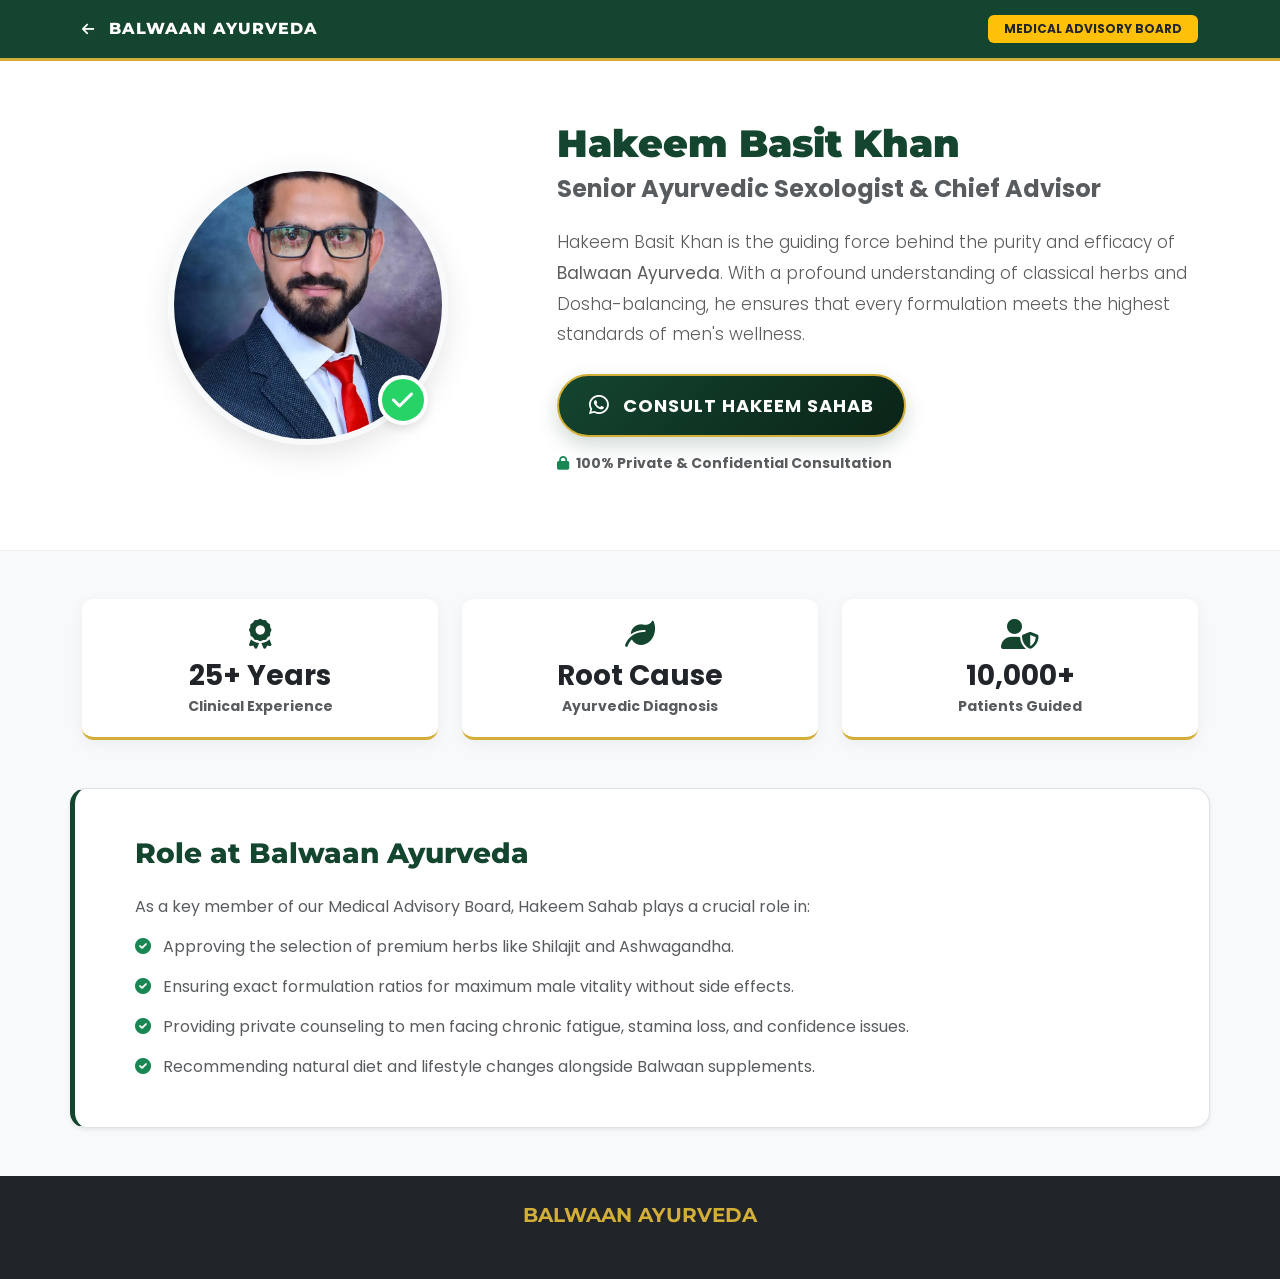
<file: expert-counselor.html>
<!DOCTYPE html>
<html lang="en">
<head>
    <meta charset="UTF-8">
    <meta name="viewport" content="width=device-width, initial-scale=1.0">
    <title>Hakeem Basit Khan | Chief Medical Advisor - Balwaan Ayurveda</title>
   
<link rel="icon" type="image/png" sizes="96x96" href="/favicon-96x96.png">
<link rel="icon" type="image/svg+xml" href="/favicon.svg">
<link rel="shortcut icon" href="/favicon.ico">
<link rel="apple-touch-icon" sizes="180x180" href="/apple-touch-icon.png">
<link rel="manifest" href="/site.webmanifest">
    
    <link href="https://fonts.googleapis.com/css2?family=Montserrat:wght@500;700;800;900&family=Poppins:wght@300;400;600;700&display=swap" rel="stylesheet">
    <link href="https://cdn.jsdelivr.net/npm/bootstrap@5.3.0/dist/css/bootstrap.min.css" rel="stylesheet">
    <link rel="stylesheet" href="https://cdnjs.cloudflare.com/ajax/libs/font-awesome/6.0.0/css/all.min.css">
    
    <style>
        :root { --primary-green: #14452F; --dark-gold: #D4AF37; --light-bg: #f8f9fa; }
        body { font-family: 'Poppins', sans-serif; background-color: var(--light-bg); color: #333; }
        
        .header-bar { background: var(--primary-green); color: white; padding: 15px 0; border-bottom: 3px solid var(--dark-gold); }
        .header-brand { font-family: 'Montserrat', sans-serif; font-weight: 800; letter-spacing: 1px; text-decoration: none; color: white; }
        
        .profile-hero { background: white; padding: 60px 0; border-bottom: 1px solid #eee; }
        .doctor-img-wrapper { position: relative; display: inline-block; }
        .doctor-img { width: 280px; height: 280px; object-fit: cover; border-radius: 50%; border: 6px solid var(--light-bg); box-shadow: 0 10px 30px rgba(0,0,0,0.1); }
        .verified-badge { position: absolute; bottom: 20px; right: 20px; background: #25D366; color: white; width: 50px; height: 50px; border-radius: 50%; display: flex; align-items: center; justify-content: center; font-size: 24px; border: 4px solid white; box-shadow: 0 4px 10px rgba(0,0,0,0.1); }
        
        .stats-box { background: white; padding: 20px; border-radius: 12px; box-shadow: 0 4px 15px rgba(0,0,0,0.05); text-align: center; border-bottom: 3px solid var(--dark-gold); height: 100%; }
        .stats-icon { font-size: 30px; color: var(--primary-green); margin-bottom: 10px; }
        
        .btn-consult { background: linear-gradient(135deg, #14452F, #0a2418); color: white; font-weight: 700; padding: 16px 30px; border-radius: 50px; font-size: 18px; border: 2px solid var(--dark-gold); transition: 0.3s; text-transform: uppercase; letter-spacing: 1px; box-shadow: 0 8px 20px rgba(20, 69, 47, 0.2); }
        .btn-consult:hover { transform: translateY(-3px); box-shadow: 0 12px 25px rgba(20, 69, 47, 0.3); color: var(--dark-gold); }
        
        .lead-modal-header { background: var(--primary-green); color: white; border-bottom: 3px solid var(--dark-gold); }
        .form-control { padding: 14px; border-radius: 8px; border: 2px solid #eee; }
        .form-control:focus { border-color: var(--dark-gold); box-shadow: none; }
        .bot-trap { display: none !important; }
    </style>
</head>
<body>

    <div class="header-bar sticky-top">
        <div class="container d-flex justify-content-between align-items-center">
            <a href="index.html" class="header-brand"><i class="fas fa-arrow-left me-2 small"></i> BALWAAN AYURVEDA</a>
            <span class="badge bg-warning text-dark fw-bold px-3 py-2">MEDICAL ADVISORY BOARD</span>
        </div>
    </div>

    <section class="profile-hero">
        <div class="container">
            <div class="row align-items-center">
                <div class="col-lg-5 text-center mb-5 mb-lg-0">
                    <div class="doctor-img-wrapper">
                        <img src="images/dr-basit.webp" alt="Hakeem Basit Khan" class="doctor-img" onerror="this.src='https://placehold.co/280x280/14452F/D4AF37?text=Hakeem+Basit'">
                        <div class="verified-badge" title="Verified Expert"><i class="fas fa-check"></i></div>
                    </div>
                </div>
                <div class="col-lg-7 text-center text-lg-start">
                    <h1 style="color: var(--primary-green); font-family: 'Montserrat', sans-serif; font-weight: 900; font-size: 38px;">Hakeem Basit Khan</h1>
                    <h4 class="text-muted mb-4 fw-bold">Senior Ayurvedic Sexologist & Chief Advisor</h4>
                    
                    <p class="lead mb-4" style="font-size: 17px; opacity: 0.8; line-height: 1.8;">
                        Hakeem Basit Khan is the guiding force behind the purity and efficacy of <strong>Balwaan Ayurveda</strong>. With a profound understanding of classical herbs and Dosha-balancing, he ensures that every formulation meets the highest standards of men's wellness.
                    </p>
                    
                    <button class="btn btn-consult" data-bs-toggle="modal" data-bs-target="#consultModal">
                        <i class="fab fa-whatsapp me-2 fa-lg"></i> Consult Hakeem Sahab
                    </button>
                    <p class="mt-3 small text-muted fw-bold"><i class="fas fa-lock text-success me-1"></i> 100% Private & Confidential Consultation</p>
                </div>
            </div>
        </div>
    </section>

    <section class="py-5">
        <div class="container">
            <div class="row g-4 mb-5">
                <div class="col-md-4">
                    <div class="stats-box">
                        <i class="fas fa-award stats-icon"></i>
                        <h3 class="fw-bold text-dark mb-1">25+ Years</h3>
                        <p class="text-muted small fw-bold mb-0">Clinical Experience</p>
                    </div>
                </div>
                <div class="col-md-4">
                    <div class="stats-box">
                        <i class="fas fa-leaf stats-icon"></i>
                        <h3 class="fw-bold text-dark mb-1">Root Cause</h3>
                        <p class="text-muted small fw-bold mb-0">Ayurvedic Diagnosis</p>
                    </div>
                </div>
                <div class="col-md-4">
                    <div class="stats-box">
                        <i class="fas fa-user-shield stats-icon"></i>
                        <h3 class="fw-bold text-dark mb-1">10,000+</h3>
                        <p class="text-muted small fw-bold mb-0">Patients Guided</p>
                    </div>
                </div>
            </div>

            <div class="row bg-white p-5 rounded-4 shadow-sm border" style="border-left: 5px solid var(--primary-green) !important;">
                <div class="col-12">
                    <h3 style="color: var(--primary-green); font-weight: 800; font-family: 'Montserrat', sans-serif;" class="mb-4">Role at Balwaan Ayurveda</h3>
                    <p class="text-muted mb-3">As a key member of our Medical Advisory Board, Hakeem Sahab plays a crucial role in:</p>
                    <ul class="list-unstyled mb-0 text-muted">
                        <li class="mb-3"><i class="fas fa-check-circle text-success me-2"></i> Approving the selection of premium herbs like Shilajit and Ashwagandha.</li>
                        <li class="mb-3"><i class="fas fa-check-circle text-success me-2"></i> Ensuring exact formulation ratios for maximum male vitality without side effects.</li>
                        <li class="mb-3"><i class="fas fa-check-circle text-success me-2"></i> Providing private counseling to men facing chronic fatigue, stamina loss, and confidence issues.</li>
                        <li><i class="fas fa-check-circle text-success me-2"></i> Recommending natural diet and lifestyle changes alongside Balwaan supplements.</li>
                    </ul>
                </div>
            </div>
        </div>
    </section>

    <footer class="bg-dark text-white text-center py-4">
        <div class="container">
            <p class="mb-1" style="font-family: 'Montserrat', sans-serif; font-weight: 700; color: var(--dark-gold); font-size: 20px;">BALWAAN AYURVEDA</p>
            <p class="small text-muted mb-0">© 2026 Balwaan Health. All Rights Reserved.</p>
        </div>
    </footer>

    <div class="modal fade" id="consultModal" tabindex="-1" aria-hidden="true">
        <div class="modal-dialog modal-dialog-centered">
            <div class="modal-content border-0 rounded-4 overflow-hidden">
                <div class="modal-header lead-modal-header border-0 py-3">
                    <h5 class="modal-title fw-bold" style="font-family: 'Montserrat';"><i class="fas fa-user-md me-2"></i> Patient Details</h5>
                    <button type="button" class="btn-close btn-close-white" data-bs-dismiss="modal" aria-label="Close"></button>
                </div>
                <div class="modal-body p-4 bg-white">
                    <p class="text-center text-muted small fw-bold mb-4">Aapki details 100% private rahengi. Kripya sahi jankari bharein taaki Hakeem Sahab aapko sahi salah de sakein.</p>
                    
                    <form id="doctorLeadForm">
                        <input type="text" id="spam_trap" class="bot-trap" autocomplete="off" tabindex="-1">
                        
                        <div class="mb-3">
                            <input type="text" class="form-control" id="patientName" placeholder="Aapka Poora Naam *" required>
                        </div>
                        <div class="mb-3">
                            <input type="tel" class="form-control" id="patientMobile" placeholder="WhatsApp Number *" maxlength="10" required>
                            <div id="mobileError" class="text-danger small mt-1 fw-bold" style="display: none;">❌ Please enter a valid 10-digit number.</div>
                        </div>
                        <div class="mb-4">
                            <input type="number" class="form-control" id="patientAge" placeholder="Aapki Umar (Age) *" min="18" max="99" required>
                        </div>
                        
                        <button type="submit" class="btn w-100 py-3 fw-bold text-uppercase" id="submitBtn" style="background: #25D366; color: white; border-radius: 8px; font-size: 16px;">
                            <i class="fab fa-whatsapp me-2"></i> Proceed to WhatsApp
                        </button>
                    </form>
                </div>
            </div>
        </div>
    </div>

    <script src="https://cdn.jsdelivr.net/npm/bootstrap@5.3.0/dist/js/bootstrap.bundle.min.js"></script>
    <script>
        document.getElementById('doctorLeadForm').addEventListener('submit', function(e) {
            e.preventDefault();
            
            if(document.getElementById('spam_trap').value !== '') return; 

            const mobile = document.getElementById('patientMobile').value.trim();
            const indianMobileRegex = /^[6789]\d{9}$/;
            const isAllSame = mobile.split('').every(char => char === mobile[0]);
            const errorDiv = document.getElementById('mobileError');

            if(!indianMobileRegex.test(mobile) || isAllSame) {
                errorDiv.style.display = 'block';
                return;
            }
            errorDiv.style.display = 'none';

            const name = document.getElementById('patientName').value.trim();
            const age = document.getElementById('patientAge').value.trim();
            const btn = document.getElementById('submitBtn');
            
            btn.innerHTML = '<i class="fas fa-spinner fa-spin me-2"></i> Connecting...';
            btn.disabled = true;

            // 1. Send Lead to Backend (Google Sheet)
            const googleFormURL = "https://docs.google.com/forms/d/e/1FAIpQLSeZSFeTXwo6QnZ6NfKs1V2ZFK9YBP29FEQ0YvI0AzPceL0UFw/formResponse";
            const formData = new FormData();
            formData.append("entry.108304216", "DOC-LEAD-" + Date.now().toString().slice(-4)); 
            formData.append("entry.2108179602", name); 
            formData.append("entry.1684860991", mobile); 
            formData.append("entry.1774647451", "Hakeem Basit Profile Page"); 
            formData.append("entry.1664049382", "Age: " + age + " (General Consultation)"); 
            formData.append("entry.1326902597", "Expert Lead"); 
            
            fetch(googleFormURL, { method: "POST", mode: "no-cors", body: formData });

            // Fire FB Pixel if present
            if (typeof fbq === 'function') { fbq('track', 'Lead'); }

            // 2. Redirect to Hakeem Basit's WhatsApp after 1 second
            setTimeout(() => {
                const msg = `Salaam Hakeem Sahab,\n\nI want to consult you regarding my health. Here are my details:\n\n*Name:* ${name}\n*Age:* ${age}\n\nPlease guide me.`;
                window.location.href = `https://wa.me/919897371502?text=${encodeURIComponent(msg)}`;
                
                // Reset Modal
                const modal = bootstrap.Modal.getInstance(document.getElementById('consultModal'));
                modal.hide();
                document.getElementById('doctorLeadForm').reset();
                btn.innerHTML = '<i class="fab fa-whatsapp me-2"></i> Proceed to WhatsApp';
                btn.disabled = false;
            }, 1000);
        });
    </script>
</body>
</html>
</file>
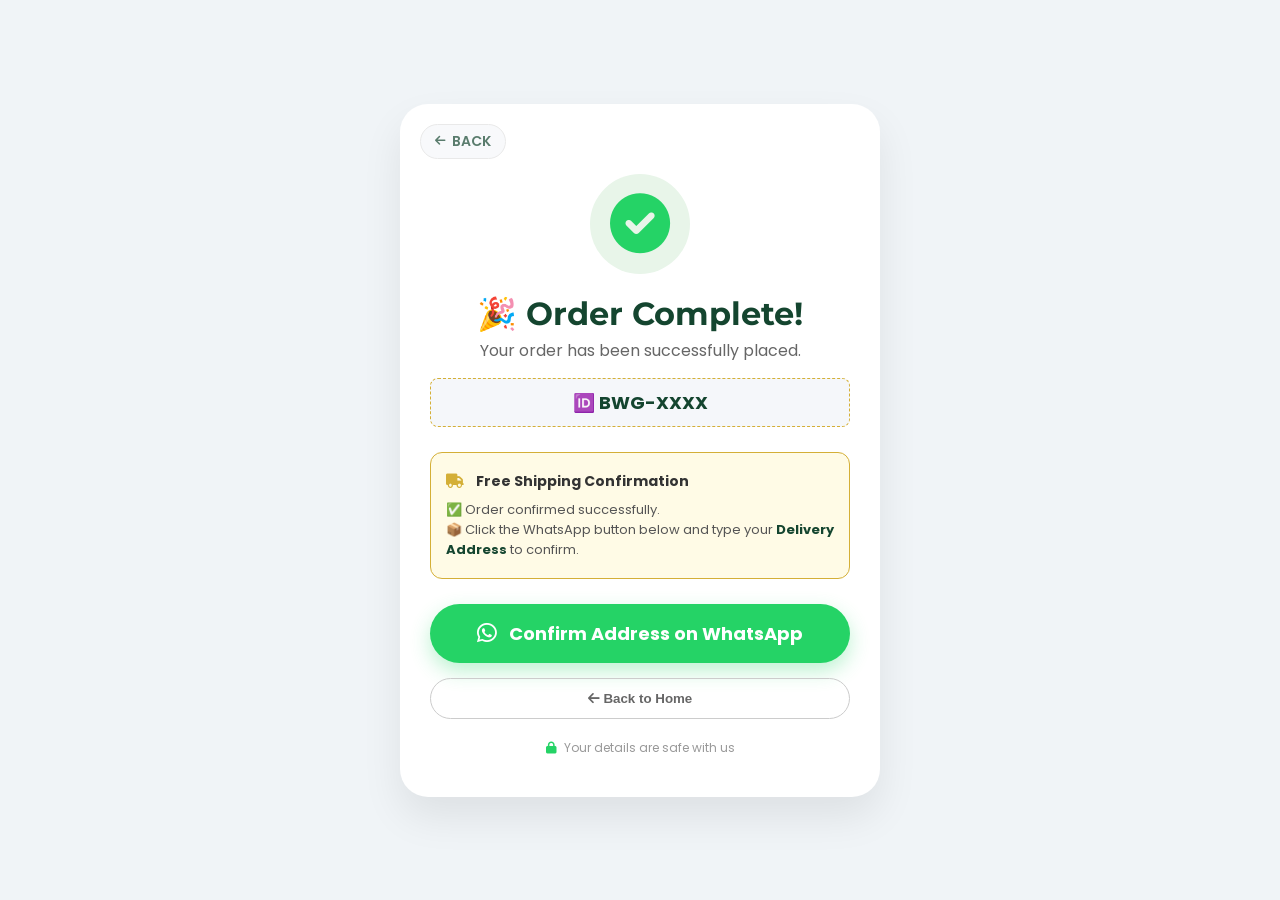
<file: order-complete.html>
<!DOCTYPE html>
<html lang="en">
<head>
    <meta charset="UTF-8">
    <meta name="viewport" content="width=device-width, initial-scale=1.0">
    <title>Order Complete - Balwaan Gold</title>
    
    <link rel="icon" type="image/png" href="/favicon-96x96.png" sizes="96x96" />
    <link rel="icon" type="image/svg+xml" href="/favicon.svg" />
    <link rel="shortcut icon" href="/favicon.ico" />
    <link rel="apple-touch-icon" sizes="180x180" href="/apple-touch-icon.png" />
    <link rel="manifest" href="/site.webmanifest" />
    
    <!-- Facebook Pixel (for tracking success page view) -->
    <script>
        !function(f,b,e,v,n,t,s)
        {if(f.fbq)return;n=f.fbq=function(){n.callMethod?
        n.callMethod.apply(n,arguments):n.queue.push(arguments)};
        if(!f._fbq)f._fbq=n;n.push=n;n.loaded=!0;n.version='2.0';
        n.queue=[];t=b.createElement(e);t.async=!0;
        t.src=v;s=b.getElementsByTagName(e)[0];
        s.parentNode.insertBefore(t,s)}(window, document,'script',
        'https://connect.facebook.net/en_US/fbevents.js');
        fbq('init', '916924051189893');
        fbq('track', 'PageView');
    </script>
    
    <link href="https://fonts.googleapis.com/css2?family=Montserrat:wght@700;800&family=Poppins:wght@400;600&display=swap" rel="stylesheet">
    <link rel="stylesheet" href="https://cdnjs.cloudflare.com/ajax/libs/font-awesome/6.0.0/css/all.min.css">

    <style>
        * { margin: 0; padding: 0; box-sizing: border-box; }
        body { font-family: 'Poppins', sans-serif; background: #f0f4f7; min-height: 100vh; display: flex; align-items: center; justify-content: center; padding: 20px; margin: 0; }
        .container { max-width: 480px; width: 100%; background: white; border-radius: 28px; box-shadow: 0 20px 40px rgba(0,0,0,0.08); overflow: hidden; text-align: center; padding: 40px 30px; position: relative; }
        
        .back-btn {
            position: absolute; top: 20px; left: 20px; color: #14452F; font-size: 14px; font-weight: 600;
            text-decoration: none; display: flex; align-items: center; gap: 6px; opacity: 0.7;
            transition: 0.2s; background: #f5f7fa; padding: 6px 14px; border-radius: 30px; border: 1px solid #e0e0e0;
        }
        .back-btn:hover { opacity: 1; background: #eef2f7; }
        .back-btn i { font-size: 12px; }

        .checkmark { width: 100px; height: 100px; border-radius: 50%; background: #e8f5e9; display: flex; align-items: center; justify-content: center; margin: 30px auto 20px; animation: popIn 0.5s ease; }
        .checkmark i { font-size: 60px; color: #25D366; }
        @keyframes popIn { 0% { transform: scale(0); opacity: 0; } 70% { transform: scale(1.1); } 100% { transform: scale(1); opacity: 1; } }

        h1 { font-family: 'Montserrat', sans-serif; color: #14452F; font-size: 32px; margin-bottom: 5px; }
        .sub-text { color: #666; font-size: 16px; margin-bottom: 10px; }
        .order-id-box { background: #f5f7fa; padding: 10px; border-radius: 8px; font-weight: 700; color: #14452F; font-size: 18px; margin: 15px 0; border: 1px dashed #D4AF37; }
        .info-box { background: #fffbe6; border: 1px solid #D4AF37; border-radius: 12px; padding: 18px 15px; margin: 25px 0; text-align: left; }
        .info-box p { font-size: 14px; color: #333; margin-bottom: 0; }
        .info-box i { color: #D4AF37; margin-right: 8px; }
        .highlight { font-weight: 700; color: #14452F; }

        .btn-whatsapp { background: #25D366; color: white; border: none; padding: 16px; border-radius: 60px; font-weight: 700; font-size: 18px; width: 100%; display: flex; align-items: center; justify-content: center; gap: 12px; text-decoration: none; transition: 0.2s; cursor: pointer; margin: 20px 0 10px; box-shadow: 0 8px 20px rgba(37, 211, 102, 0.3); }
        .btn-whatsapp:hover { background: #1da851; color: white; transform: scale(1.02); }

        .btn-home { background: transparent; border: 1px solid #ccc; padding: 12px; border-radius: 60px; width: 100%; font-weight: 600; color: #666; cursor: pointer; transition: 0.2s; margin-top: 5px; }
        .btn-home:hover { background: #f0f0f0; }
        .footnote { font-size: 12px; color: #999; margin-top: 20px; }
        .footnote i { color: #25D366; margin-right: 4px; }
    </style>
</head>
<body>

<div class="container">
    <a href="checkout.html" class="back-btn"><i class="fas fa-arrow-left"></i> BACK</a>

    <div class="checkmark"><i class="fas fa-check-circle"></i></div>

    <h1>🎉 Order Complete!</h1>
    <p class="sub-text">Your order has been successfully placed.</p>
    
    <div class="order-id-box" id="orderDisplay">Order ID: BWG-1234</div>

    <div class="info-box">
        <p><i class="fas fa-truck"></i> <strong>Free Shipping Confirmation</strong></p>
        <p style="font-size: 13px; margin-top: 8px; color: #555;">
            ✅ Order confirmed successfully. <br>
            📦 Click the WhatsApp button below and type your <span class="highlight">Delivery Address</span> to confirm.
        </p>
    </div>

    <!-- LIVE WHATSAPP LINK WITH AUTO-MESSAGE -->
    <a id="whatsappLink" href="#" target="_blank" class="btn-whatsapp">
        <i class="fab fa-whatsapp fa-lg"></i> Confirm Address on WhatsApp
    </a>

    <button onclick="window.location.href='index.html';" class="btn-home">
        <i class="fas fa-arrow-left"></i> Back to Home
    </button>

    <p class="footnote"><i class="fas fa-lock"></i> Your details are safe with us</p>
</div>

<script>
    // ============ LIVE DATA ============
    const ADMIN_NUMBER = '919557133307'; // Real Number

    // Retrieve Order Data
    const data = JSON.parse(sessionStorage.getItem('orderCompleteData') || '{}');
    const name = data.name || 'Customer';
    const mobile = data.mobile || 'XXXXXXXXXX';
    const orderId = data.orderId || 'BWG-XXXX';
    const product = data.product || 'Regular Pack (60 Capsules - 30 Days)';
    const amount = data.amount || 1110;

    document.getElementById('orderDisplay').innerHTML = '🆔 ' + orderId;

    // Build WhatsApp Message
    const msg = `✅ *Order Placed!*\n\n` +
                `Order ID: ${orderId}\n` +
                `Name: ${name}\n` +
                `Mobile: ${mobile}\n` +
                `Product: ${product}\n` +
                `Amount: ₹${amount}\n` +
                `Payment: Cash on Delivery\n\n` +
                `📦 *Free Shipping:* Please type your complete delivery address (House No, Area, City, Pincode).`;

    document.getElementById('whatsappLink').href = `https://wa.me/${ADMIN_NUMBER}?text=${encodeURIComponent(msg)}`;
</script>

</body>
</html>
</file>
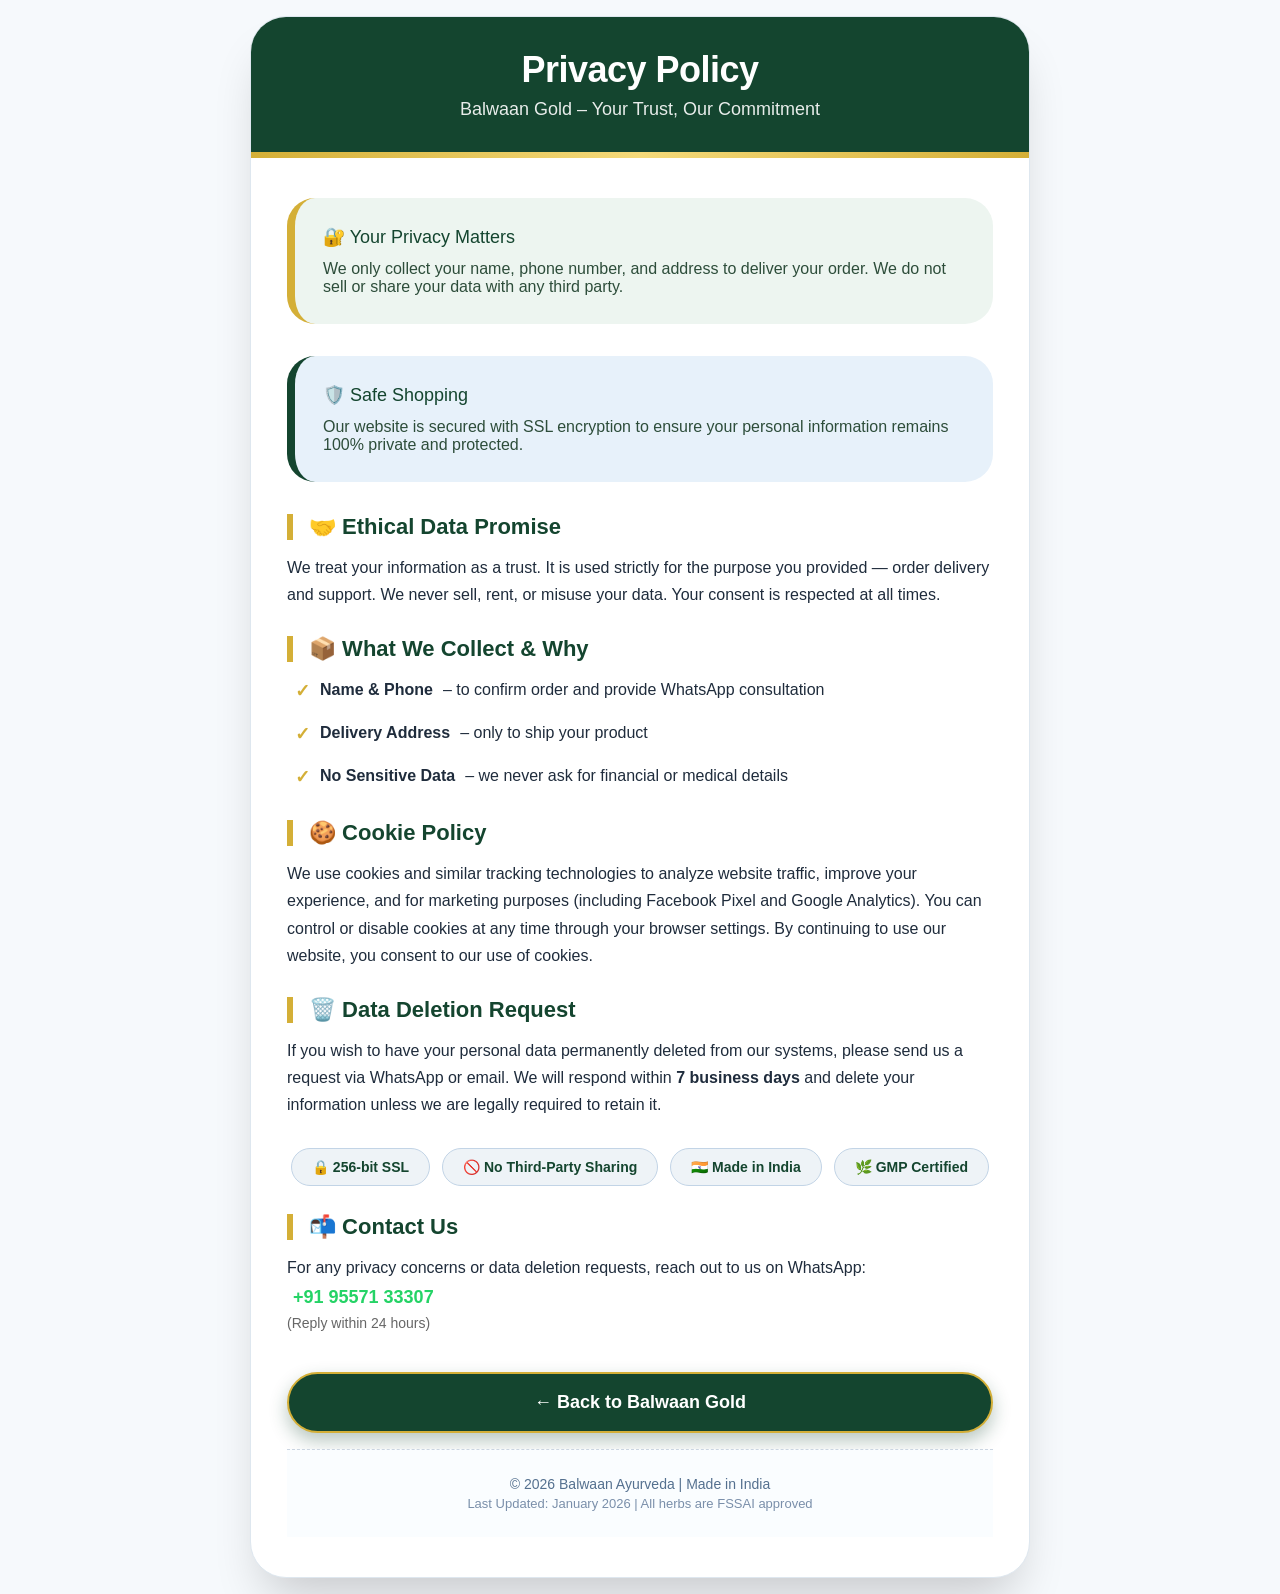
<file: privacy-policy.html>
<!DOCTYPE html>
<html lang="en">
<head>
    <meta charset="UTF-8">
    <meta name="viewport" content="width=device-width, initial-scale=1.0">
    <title>Privacy Policy – Balwaan Gold</title>
    <link rel="icon" type="image/png" sizes="96x96" href="/favicon-96x96.png">
    <link rel="icon" type="image/svg+xml" href="/favicon.svg">
    <link rel="shortcut icon" href="/favicon.ico">
    <link rel="apple-touch-icon" sizes="180x180" href="/apple-touch-icon.png">
    <link rel="manifest" href="/site.webmanifest">
    
    <style>
        * { margin: 0; padding: 0; box-sizing: border-box; }
        body { font-family: 'Inter', -apple-system, BlinkMacSystemFont, 'Segoe UI', Roboto, sans-serif; background: #f6f9fc; display: flex; align-items: center; justify-content: center; min-height: 100vh; padding: 16px; }
        .policy-card { max-width: 780px; width: 100%; background: white; border-radius: 36px; box-shadow: 0 30px 50px -15px rgba(0,0,0,0.2); overflow: hidden; border: 1px solid #dee7ef; }
        .header { background: #14452F; padding: 32px 24px; text-align: center; color: white; }
        .header h1 { font-size: 36px; font-weight: 700; letter-spacing: -0.5px; margin-bottom: 8px; }
        .header p { font-size: 18px; opacity: 0.9; }
        .gold-bar { height: 6px; background: linear-gradient(90deg, #D4AF37, #f5da7a, #D4AF37); }
        .content { padding: 40px 36px; }
        .highlight-box { background: #edf5f0; border-radius: 28px; padding: 28px; margin-bottom: 32px; border-left: 8px solid #D4AF37; }
        .highlight-box p { font-size: 18px; font-weight: 500; color: #14452F; margin-bottom: 12px; }
        .highlight-box .small { font-size: 16px; color: #2d4d3a; font-weight: 400; }
        .section { margin: 28px 0; }
        .section h2 { color: #14452F; font-size: 22px; font-weight: 600; border-left: 6px solid #D4AF37; padding-left: 16px; margin-bottom: 14px; }
        .section p, .section li { font-size: 16px; color: #1f2c3c; line-height: 1.7; }
        .section ul { list-style: none; padding-left: 8px; }
        .section li { margin-bottom: 12px; display: flex; align-items: flex-start; gap: 10px; }
        .section li::before { content: "✓"; color: #D4AF37; font-weight: bold; font-size: 18px; }
        .trust-badges { display: flex; flex-wrap: wrap; gap: 12px; margin: 30px 0 20px; justify-content: center; }
        .badge { background: #eef3f7; padding: 10px 20px; border-radius: 40px; font-size: 14px; font-weight: 600; color: #14452F; border: 1px solid #c2d4e6; display: inline-flex; align-items: center; gap: 6px; }
        .btn-home { display: block; background: #14452F; color: white; text-decoration: none; text-align: center; padding: 18px 28px; border-radius: 60px; font-weight: 600; font-size: 18px; border: 2px solid #D4AF37; box-shadow: 0 8px 18px rgba(20,69,47,0.3); transition: 0.2s; margin: 36px 0 16px; }
        .btn-home:hover { background: #1d5e3f; transform: scale(1.02); }
        .footer { text-align: center; border-top: 1px dashed #cbd5e1; padding: 22px 20px; background: #fafdff; }
        .footer p { font-size: 14px; color: #54708f; margin: 4px 0; }
        .footer .cert { font-size: 13px; color: #7a8faa; }
        @media (max-width: 550px) { .header h1 { font-size: 28px; } .content { padding: 28px 20px; } }
    </style>
</head>
<body>
    <div class="policy-card">
        <div class="header">
            <h1>Privacy Policy</h1>
            <p>Balwaan Gold – Your Trust, Our Commitment</p>
        </div>
        <div class="gold-bar"></div>

        <div class="content">
            <div class="highlight-box">
                <p>🔐 Your Privacy Matters</p>
                <div class="small">We only collect your name, phone number, and address to deliver your order. We do not sell or share your data with any third party.</div>
            </div>

            <div class="highlight-box" style="background: #e7f1fa; border-left-color: #14452F;">
                <p>🛡️ Safe Shopping</p>
                <div class="small">Our website is secured with SSL encryption to ensure your personal information remains 100% private and protected.</div>
            </div>

            <div class="section">
                <h2>🤝 Ethical Data Promise</h2>
                <p>We treat your information as a trust. It is used strictly for the purpose you provided — order delivery and support. We never sell, rent, or misuse your data. Your consent is respected at all times.</p>
            </div>

            <div class="section">
                <h2>📦 What We Collect & Why</h2>
                <ul>
                    <li><strong>Name & Phone</strong> – to confirm order and provide WhatsApp consultation</li>
                    <li><strong>Delivery Address</strong> – only to ship your product</li>
                    <li><strong>No Sensitive Data</strong> – we never ask for financial or medical details</li>
                </ul>
            </div>

            <!-- ✅ NEW: Cookie Policy -->
            <div class="section">
                <h2>🍪 Cookie Policy</h2>
                <p>We use cookies and similar tracking technologies to analyze website traffic, improve your experience, and for marketing purposes (including Facebook Pixel and Google Analytics). You can control or disable cookies at any time through your browser settings. By continuing to use our website, you consent to our use of cookies.</p>
            </div>

            <!-- ✅ NEW: Data Deletion Request -->
            <div class="section">
                <h2>🗑️ Data Deletion Request</h2>
                <p>If you wish to have your personal data permanently deleted from our systems, please send us a request via WhatsApp or email. We will respond within <strong>7 business days</strong> and delete your information unless we are legally required to retain it.</p>
            </div>

            <div class="trust-badges">
                <span class="badge">🔒 256-bit SSL</span>
                <span class="badge">🚫 No Third‑Party Sharing</span>
                <span class="badge">🇮🇳 Made in India</span>
                <span class="badge">🌿 GMP Certified</span>
            </div>

            <div class="section">
                <h2>📬 Contact Us</h2>
                <p>For any privacy concerns or data deletion requests, reach out to us on WhatsApp:</p>
                <p style="font-size: 18px; font-weight: 600;">
                    <a href="https://wa.me/919557133307" target="_blank" style="color: #25D366; text-decoration: none;">
                        <i class="fab fa-whatsapp" style="margin-right: 6px;"></i> +91 95571 33307
                    </a>
                </p>
                <p style="font-size: 14px; color: #666;">(Reply within 24 hours)</p>
            </div>

            <a href="https://balwaangold.com" class="btn-home">← Back to Balwaan Gold</a>

            <div class="footer">
                <p>© 2026 Balwaan Ayurveda | Made in India</p>
                <p class="cert">Last Updated: January 2026 | All herbs are FSSAI approved</p>
            </div>
        </div>
    </div>
</body>
</html>
</file>
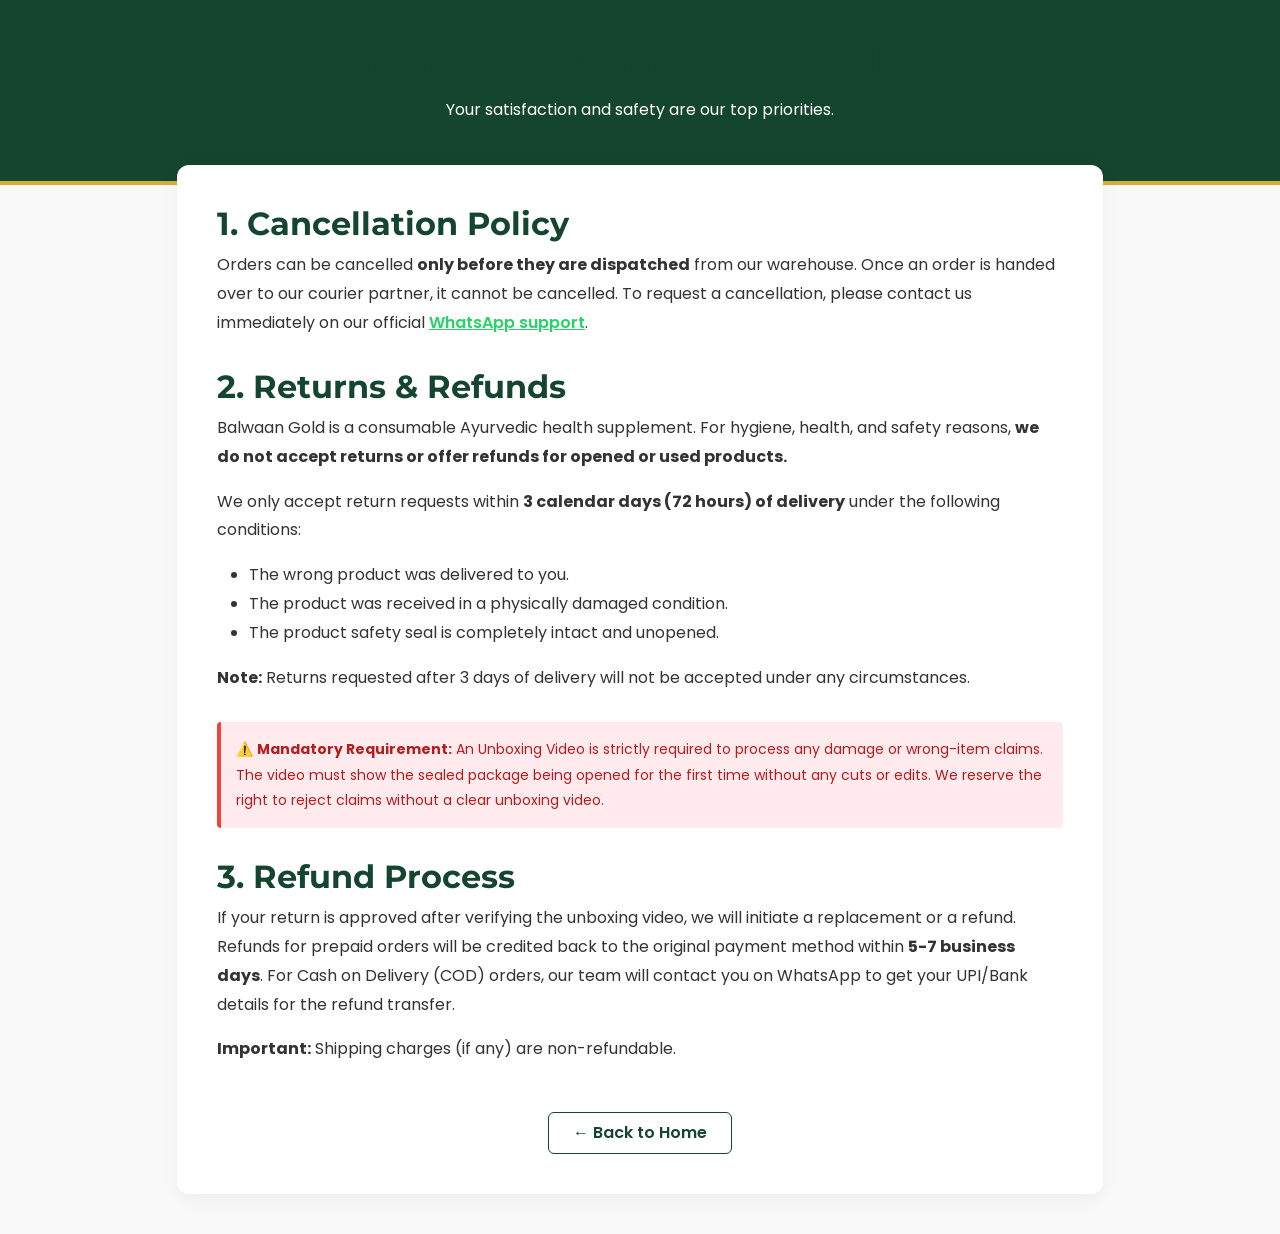
<file: refund-policy.html>
<!DOCTYPE html>
<html lang="en">
<head>
    <meta charset="UTF-8">
    <meta name="viewport" content="width=device-width, initial-scale=1.0">
    <title>Refund & Cancellation Policy - Balwaan Gold</title>
    <link href="https://fonts.googleapis.com/css2?family=Montserrat:wght@500;700&family=Poppins:wght@300;400;600&display=swap" rel="stylesheet">
    <link href="https://cdn.jsdelivr.net/npm/bootstrap@5.3.0/dist/css/bootstrap.min.css" rel="stylesheet">
    <link rel="icon" type="image/png" sizes="96x96" href="/favicon-96x96.png">
    <link rel="icon" type="image/svg+xml" href="/favicon.svg">
    <link rel="shortcut icon" href="/favicon.ico">
    <link rel="apple-touch-icon" sizes="180x180" href="/apple-touch-icon.png">
    <link rel="manifest" href="/site.webmanifest">
    
    <style>
        :root { --primary-green: #14452F; --dark-gold: #D4AF37; }
        body { font-family: 'Poppins', sans-serif; background-color: #f9f9f9; color: #333; line-height: 1.8; }
        h1, h2, h3 { font-family: 'Montserrat', sans-serif; color: var(--primary-green); font-weight: 700; }
        .header-banner { background: var(--primary-green); color: white; padding: 40px 0; text-align: center; border-bottom: 4px solid var(--dark-gold); }
        .content-box { background: white; padding: 40px; border-radius: 12px; box-shadow: 0 5px 20px rgba(0,0,0,0.05); margin-top: -20px; position: relative; z-index: 10; margin-bottom: 40px; }
        .policy-section { margin-bottom: 30px; }
        .highlight { background: #fffbe6; padding: 15px; border-left: 4px solid var(--dark-gold); border-radius: 4px; font-weight: 600; font-size: 14px; }
        .highlight-danger { background: #ffebee; padding: 15px; border-left: 4px solid #f44336; border-radius: 4px; font-size: 14px; color: #b71c1c; }
    </style>
</head>
<body>

    <div class="header-banner">
        <div class="container">
            <h1>Refund & Cancellation Policy</h1>
            <p>Your satisfaction and safety are our top priorities.</p>
        </div>
    </div>

    <div class="container">
        <div class="row justify-content-center">
            <div class="col-lg-10">
                <div class="content-box">
                    
                    <div class="policy-section">
                        <h2>1. Cancellation Policy</h2>
                        <p>Orders can be cancelled <strong>only before they are dispatched</strong> from our warehouse. Once an order is handed over to our courier partner, it cannot be cancelled. To request a cancellation, please contact us immediately on our official <a href="https://wa.me/919557133307" target="_blank" style="color: #25D366; font-weight: 600;">WhatsApp support</a>.</p>
                    </div>

                    <div class="policy-section">
                        <h2>2. Returns & Refunds</h2>
                        <p>Balwaan Gold is a consumable Ayurvedic health supplement. For hygiene, health, and safety reasons, <strong>we do not accept returns or offer refunds for opened or used products.</strong></p>
                        <p>We only accept return requests within <strong>3 calendar days (72 hours) of delivery</strong> under the following conditions:</p>
                        <ul>
                            <li>The wrong product was delivered to you.</li>
                            <li>The product was received in a physically damaged condition.</li>
                            <li>The product safety seal is completely intact and unopened.</li>
                        </ul>
                        <p class="mt-2"><strong>Note:</strong> Returns requested after 3 days of delivery will not be accepted under any circumstances.</p>
                    </div>

                    <div class="policy-section highlight-danger">
                        <p class="mb-0">⚠️ <strong>Mandatory Requirement:</strong> An Unboxing Video is strictly required to process any damage or wrong-item claims. The video must show the sealed package being opened for the first time without any cuts or edits. We reserve the right to reject claims without a clear unboxing video.</p>
                    </div>

                    <div class="policy-section mt-4">
                        <h2>3. Refund Process</h2>
                        <p>If your return is approved after verifying the unboxing video, we will initiate a replacement or a refund. Refunds for prepaid orders will be credited back to the original payment method within <strong>5-7 business days</strong>. For Cash on Delivery (COD) orders, our team will contact you on WhatsApp to get your UPI/Bank details for the refund transfer.</p>
                        <p class="mt-2"><strong>Important:</strong> Shipping charges (if any) are non-refundable.</p>
                    </div>

                    <div class="text-center mt-5">
                        <a href="index.html" class="btn btn-outline-success px-4 py-2" style="border-color: var(--primary-green); color: var(--primary-green); font-weight: 600;">&larr; Back to Home</a>
                    </div>
                </div>
            </div>
        </div>
    </div>

</body>
</html>
</file>
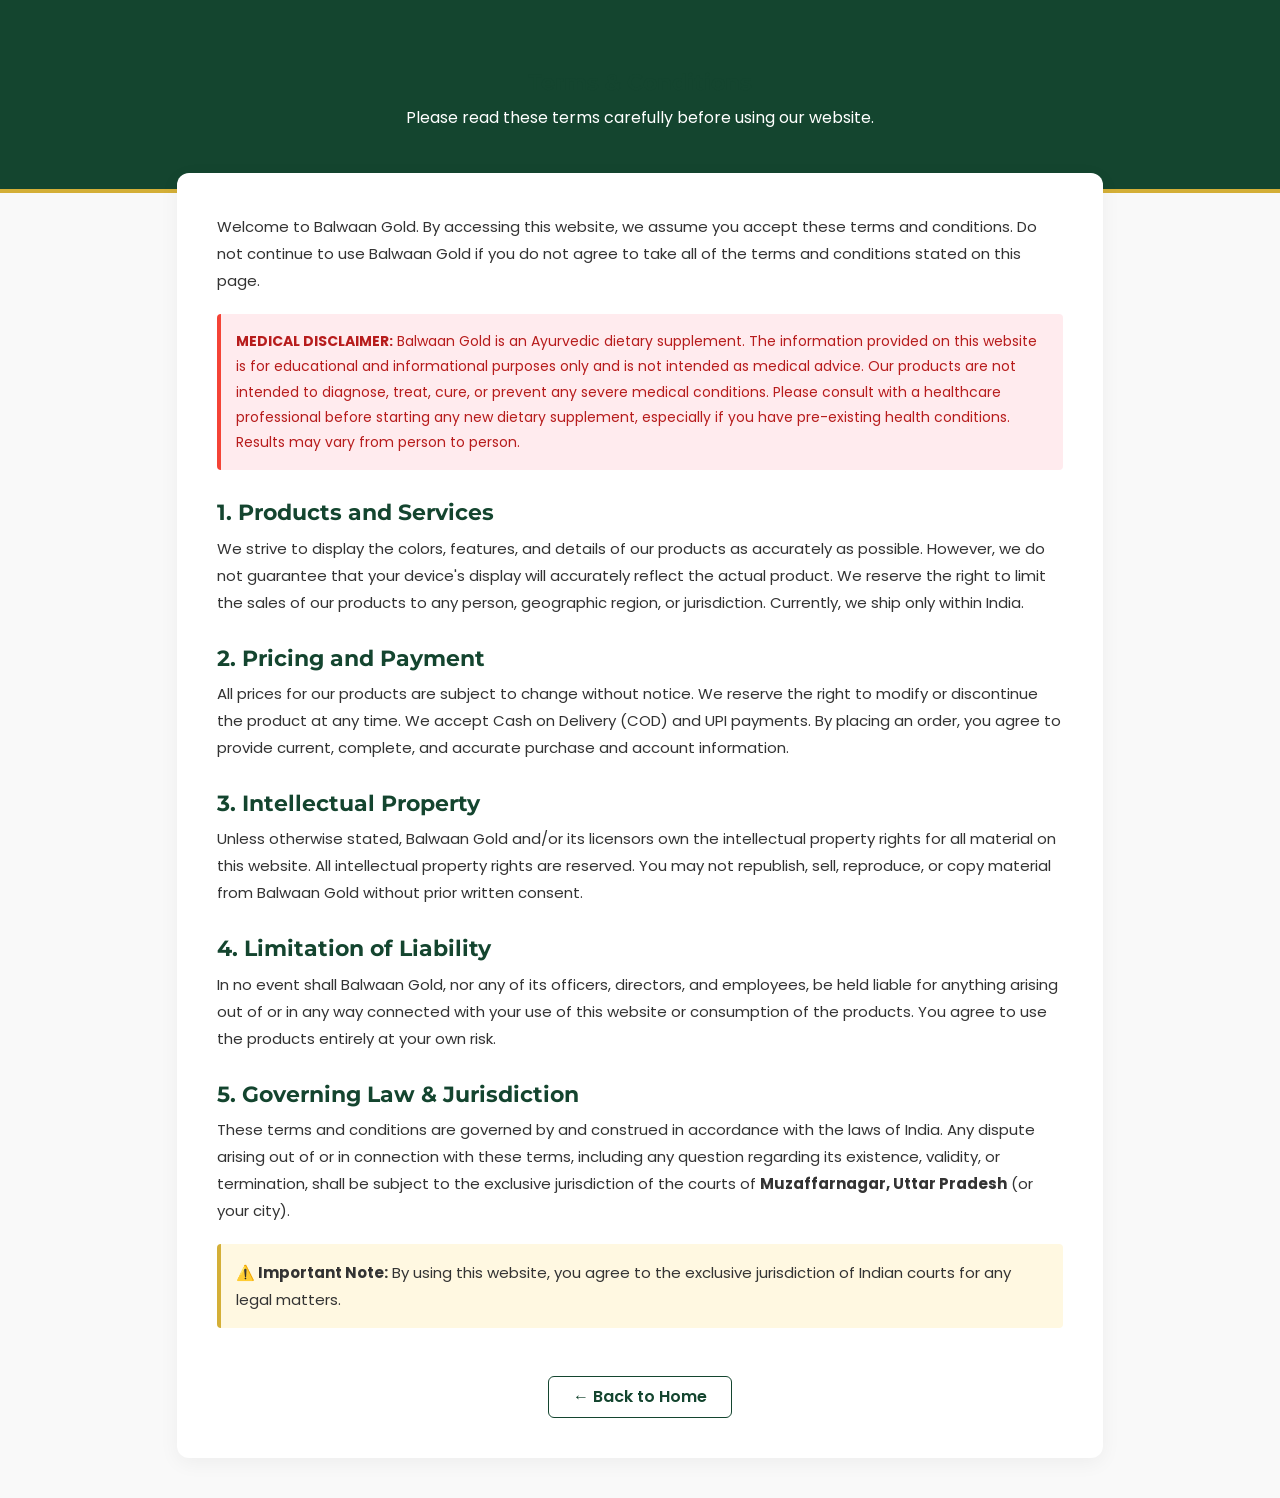
<file: terms-conditions.html>
<!DOCTYPE html>
<html lang="en">
<head>
    <meta charset="UTF-8">
    <meta name="viewport" content="width=device-width, initial-scale=1.0">
    <title>Terms & Conditions - Balwaan Gold</title>
    <link href="https://fonts.googleapis.com/css2?family=Montserrat:wght@500;700&family=Poppins:wght@300;400;600&display=swap" rel="stylesheet">
    <link href="https://cdn.jsdelivr.net/npm/bootstrap@5.3.0/dist/css/bootstrap.min.css" rel="stylesheet">
    <link rel="icon" type="image/png" sizes="96x96" href="/favicon-96x96.png">
    <link rel="icon" type="image/svg+xml" href="/favicon.svg">
    <link rel="shortcut icon" href="/favicon.ico">
    <link rel="apple-touch-icon" sizes="180x180" href="/apple-touch-icon.png">
    <link rel="manifest" href="/site.webmanifest">
    
    <style>
        :root { --primary-green: #14452F; --dark-gold: #D4AF37; }
        body { font-family: 'Poppins', sans-serif; background-color: #f9f9f9; color: #333; line-height: 1.8; }
        h1, h2, h3 { font-family: 'Montserrat', sans-serif; color: var(--primary-green); font-weight: 700; margin-top: 30px; font-size: 22px;}
        .header-banner { background: var(--primary-green); color: white; padding: 40px 0; text-align: center; border-bottom: 4px solid var(--dark-gold); }
        .content-box { background: white; padding: 40px; border-radius: 12px; box-shadow: 0 5px 20px rgba(0,0,0,0.05); margin-top: -20px; position: relative; z-index: 10; margin-bottom: 40px; font-size: 15px;}
        .medical-disclaimer { background: #ffebee; border-left: 4px solid #f44336; padding: 15px; margin: 20px 0; border-radius: 4px; font-size: 14px; color: #b71c1c;}
        .highlight-box { background: #fff8e1; border-left: 4px solid var(--dark-gold); padding: 15px; margin: 20px 0; border-radius: 4px; }
    </style>
</head>
<body>

    <div class="header-banner">
        <div class="container">
            <h1>Terms & Conditions</h1>
            <p>Please read these terms carefully before using our website.</p>
        </div>
    </div>

    <div class="container">
        <div class="row justify-content-center">
            <div class="col-lg-10">
                <div class="content-box">
                    
                    <p>Welcome to Balwaan Gold. By accessing this website, we assume you accept these terms and conditions. Do not continue to use Balwaan Gold if you do not agree to take all of the terms and conditions stated on this page.</p>

                    <div class="medical-disclaimer">
                        <strong>MEDICAL DISCLAIMER:</strong> Balwaan Gold is an Ayurvedic dietary supplement. The information provided on this website is for educational and informational purposes only and is not intended as medical advice. Our products are not intended to diagnose, treat, cure, or prevent any severe medical conditions. Please consult with a healthcare professional before starting any new dietary supplement, especially if you have pre-existing health conditions. Results may vary from person to person.
                    </div>

                    <h2>1. Products and Services</h2>
                    <p>We strive to display the colors, features, and details of our products as accurately as possible. However, we do not guarantee that your device's display will accurately reflect the actual product. We reserve the right to limit the sales of our products to any person, geographic region, or jurisdiction. Currently, we ship only within India.</p>

                    <h2>2. Pricing and Payment</h2>
                    <p>All prices for our products are subject to change without notice. We reserve the right to modify or discontinue the product at any time. We accept Cash on Delivery (COD) and UPI payments. By placing an order, you agree to provide current, complete, and accurate purchase and account information.</p>

                    <h2>3. Intellectual Property</h2>
                    <p>Unless otherwise stated, Balwaan Gold and/or its licensors own the intellectual property rights for all material on this website. All intellectual property rights are reserved. You may not republish, sell, reproduce, or copy material from Balwaan Gold without prior written consent.</p>

                    <h2>4. Limitation of Liability</h2>
                    <p>In no event shall Balwaan Gold, nor any of its officers, directors, and employees, be held liable for anything arising out of or in any way connected with your use of this website or consumption of the products. You agree to use the products entirely at your own risk.</p>

                    <!-- ✅ NEW: Governing Law & Jurisdiction -->
                    <h2>5. Governing Law & Jurisdiction</h2>
                    <p>These terms and conditions are governed by and construed in accordance with the laws of India. Any dispute arising out of or in connection with these terms, including any question regarding its existence, validity, or termination, shall be subject to the exclusive jurisdiction of the courts of <strong>Muzaffarnagar, Uttar Pradesh</strong> (or your city).</p>

                    <div class="highlight-box">
                        <p class="mb-0"><strong>⚠️ Important Note:</strong> By using this website, you agree to the exclusive jurisdiction of Indian courts for any legal matters.</p>
                    </div>

                    <div class="text-center mt-5">
                        <a href="index.html" class="btn btn-outline-success px-4 py-2" style="border-color: var(--primary-green); color: var(--primary-green); font-weight: 600;">&larr; Back to Home</a>
                    </div>
                </div>
            </div>
        </div>
    </div>

</body>
</html>
</file>
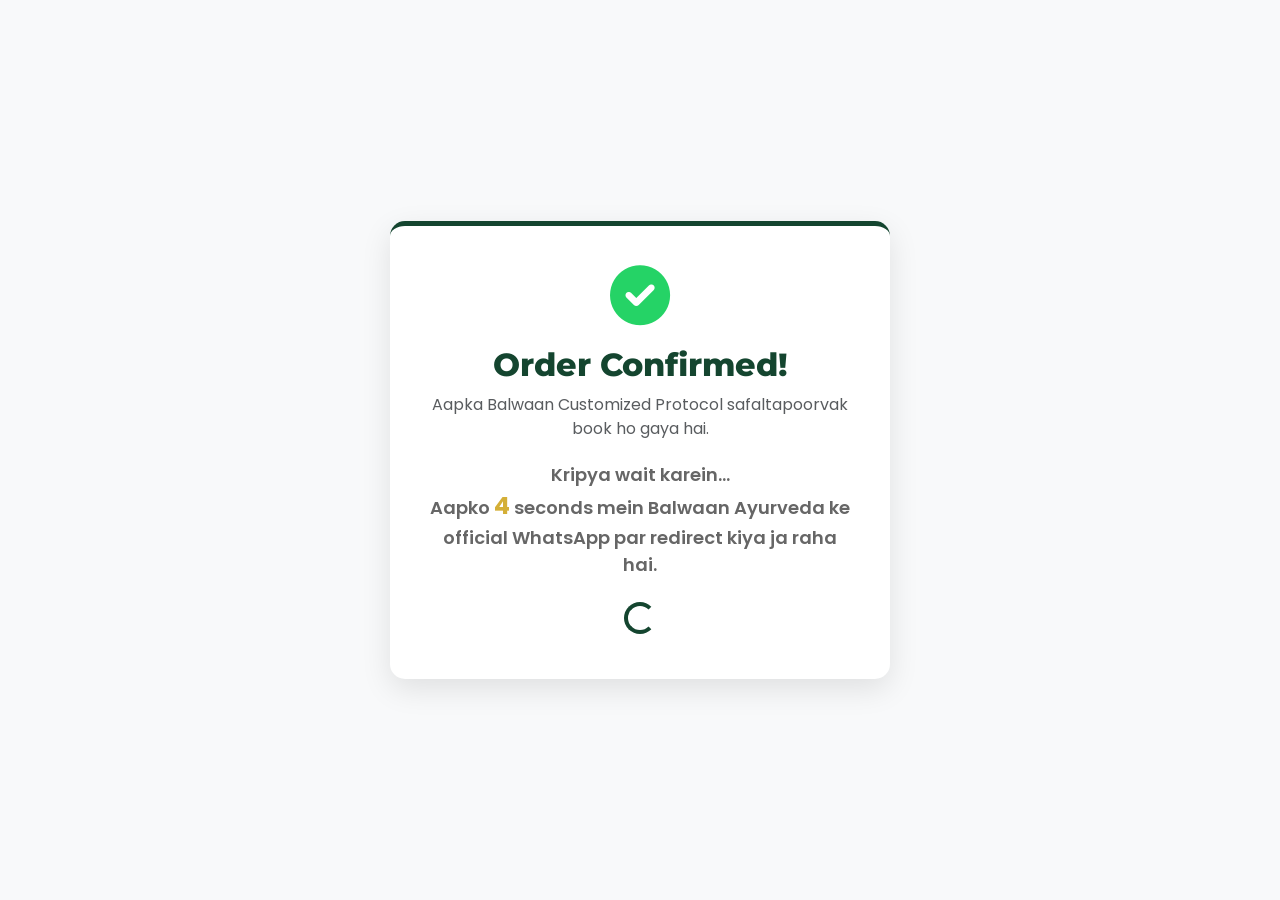
<file: thankyou.html>
<!DOCTYPE html>
<html lang="en">
<head>
    <meta charset="UTF-8">
    <meta name="viewport" content="width=device-width, initial-scale=1.0">
    <title>Order Confirmed | Balwaan Ayurveda</title>
    <link href="https://fonts.googleapis.com/css2?family=Montserrat:wght@700;800&family=Poppins:wght@400;600&display=swap" rel="stylesheet">
    <link href="https://cdn.jsdelivr.net/npm/bootstrap@5.3.0/dist/css/bootstrap.min.css" rel="stylesheet">
    <link rel="stylesheet" href="https://cdnjs.cloudflare.com/ajax/libs/font-awesome/6.0.0/css/all.min.css">
        <link rel="icon" type="image/png" sizes="96x96" href="/favicon-96x96.png">
    <link rel="icon" type="image/svg+xml" href="/favicon.svg">
    <link rel="shortcut icon" href="/favicon.ico">
    <link rel="apple-touch-icon" sizes="180x180" href="/apple-touch-icon.png">
    <link rel="manifest" href="/site.webmanifest">
    
    <style>
        body { font-family: 'Poppins', sans-serif; background-color: #f8f9fa; display: flex; align-items: center; justify-content: center; height: 100vh; margin: 0; text-align: center; }
        .thank-you-card { background: white; padding: 40px; border-radius: 15px; box-shadow: 0 10px 30px rgba(0,0,0,0.1); max-width: 500px; width: 90%; border-top: 5px solid #14452F; }
        .success-icon { font-size: 60px; color: #25D366; margin-bottom: 20px; }
        .timer-text { font-size: 18px; color: #666; font-weight: 600; margin-top: 20px; }
        #countdown { color: #D4AF37; font-size: 24px; font-weight: bold; }
    </style>
</head>
<body>

    <div class="thank-you-card">
        <i class="fas fa-check-circle success-icon"></i>
        <h2 style="font-family: 'Montserrat', sans-serif; color: #14452F; font-weight: 800;">Order Confirmed!</h2>
        <p class="text-muted mt-2">Aapka Balwaan Customized Protocol safaltapoorvak book ho gaya hai.</p>
        
        <div class="timer-text">
            Kripya wait karein...<br>
            Aapko <span id="countdown">5</span> seconds mein Balwaan Ayurveda ke official WhatsApp par redirect kiya ja raha hai.
        </div>
        
        <div class="spinner-border mt-4" style="color: #14452F;" role="status">
            <span class="visually-hidden">Loading...</span>
        </div>
    </div>

    <script>
        // 5 Second Countdown & Redirect Logic
        let timeLeft = 5;
        const countdownElement = document.getElementById('countdown');
        
        const timer = setInterval(() => {
            timeLeft--;
            countdownElement.textContent = timeLeft;
            
            if (timeLeft <= 0) {
                clearInterval(timer);
                // Redirect to official number with an automated message
                const officialNumber = "919557133307";
                const message = encodeURIComponent("Hello Balwaan Ayurveda, mera order confirm ho gaya hai. Kripya aage ka process batayein.");
                window.location.href = `https://wa.me/${officialNumber}?text=${message}`;
            }
        }, 1000); // 1000ms = 1 second
    </script>
</body>
</html>
</file>
